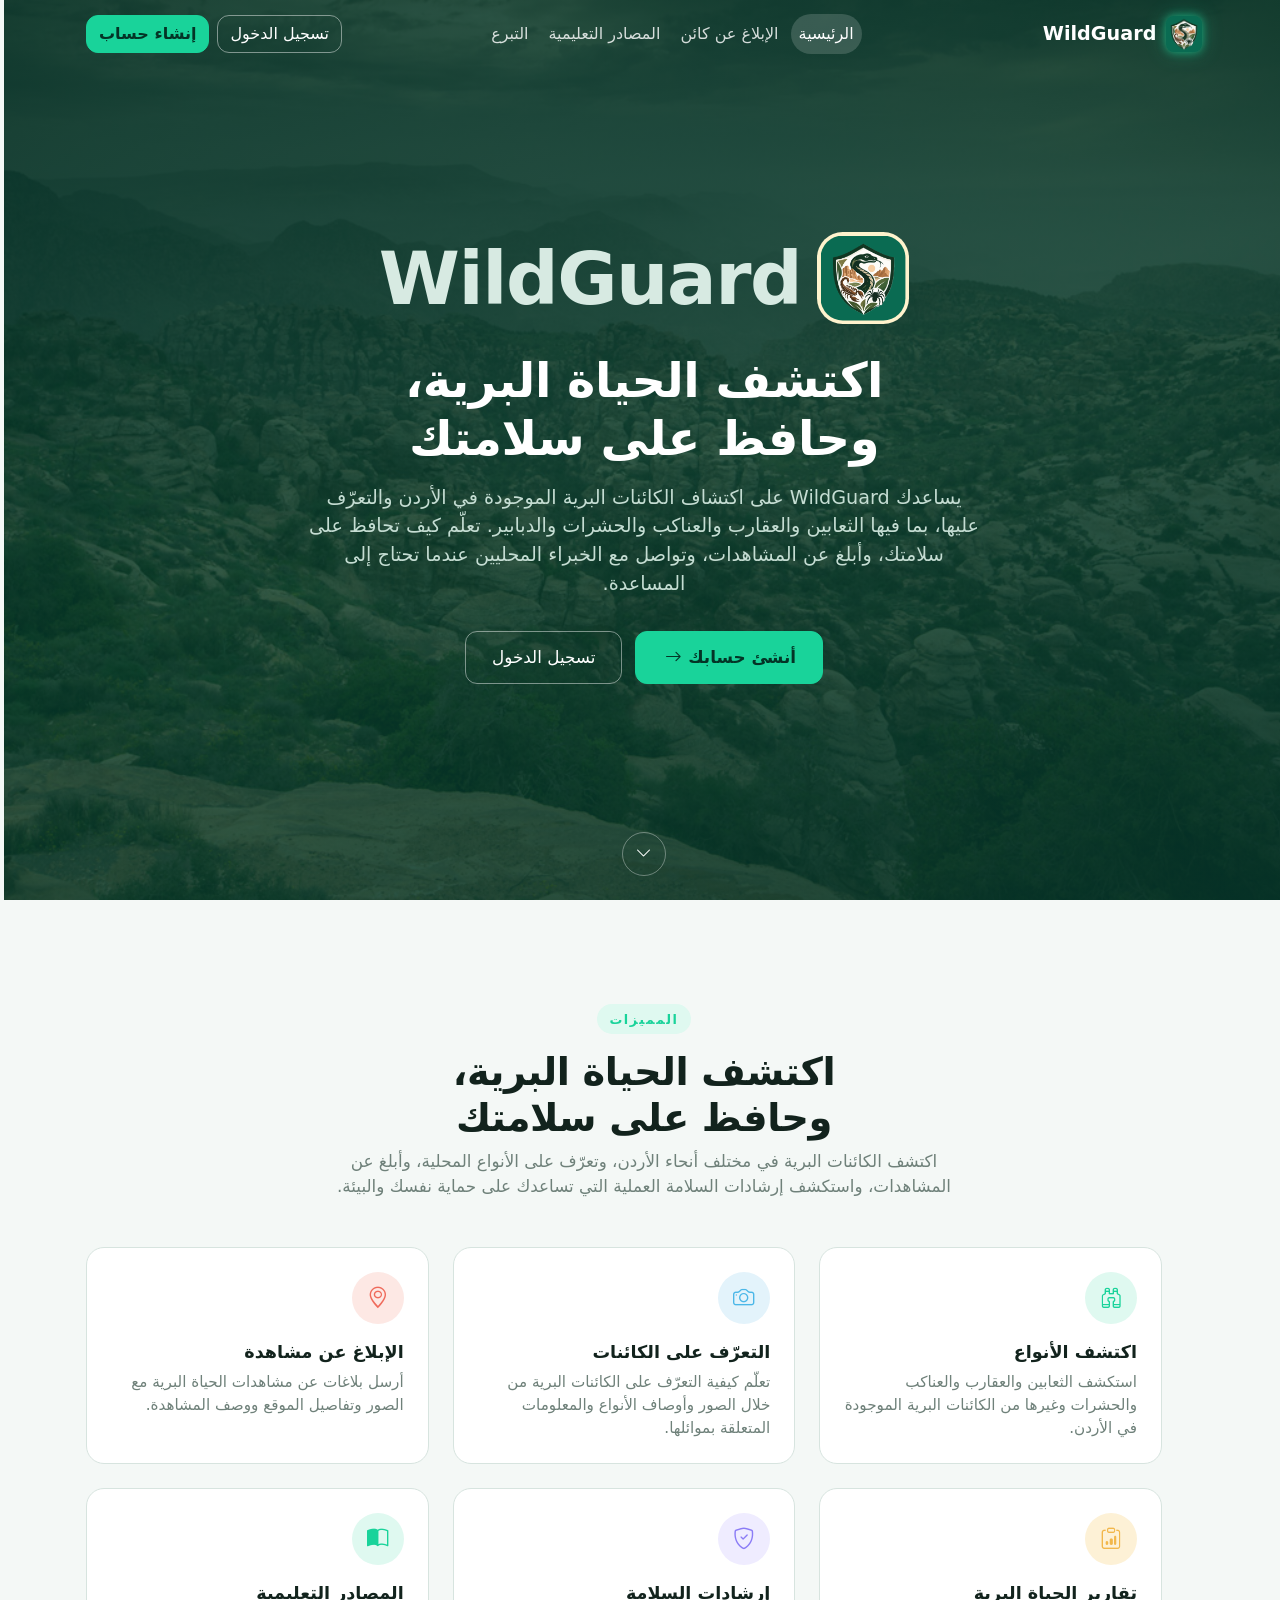
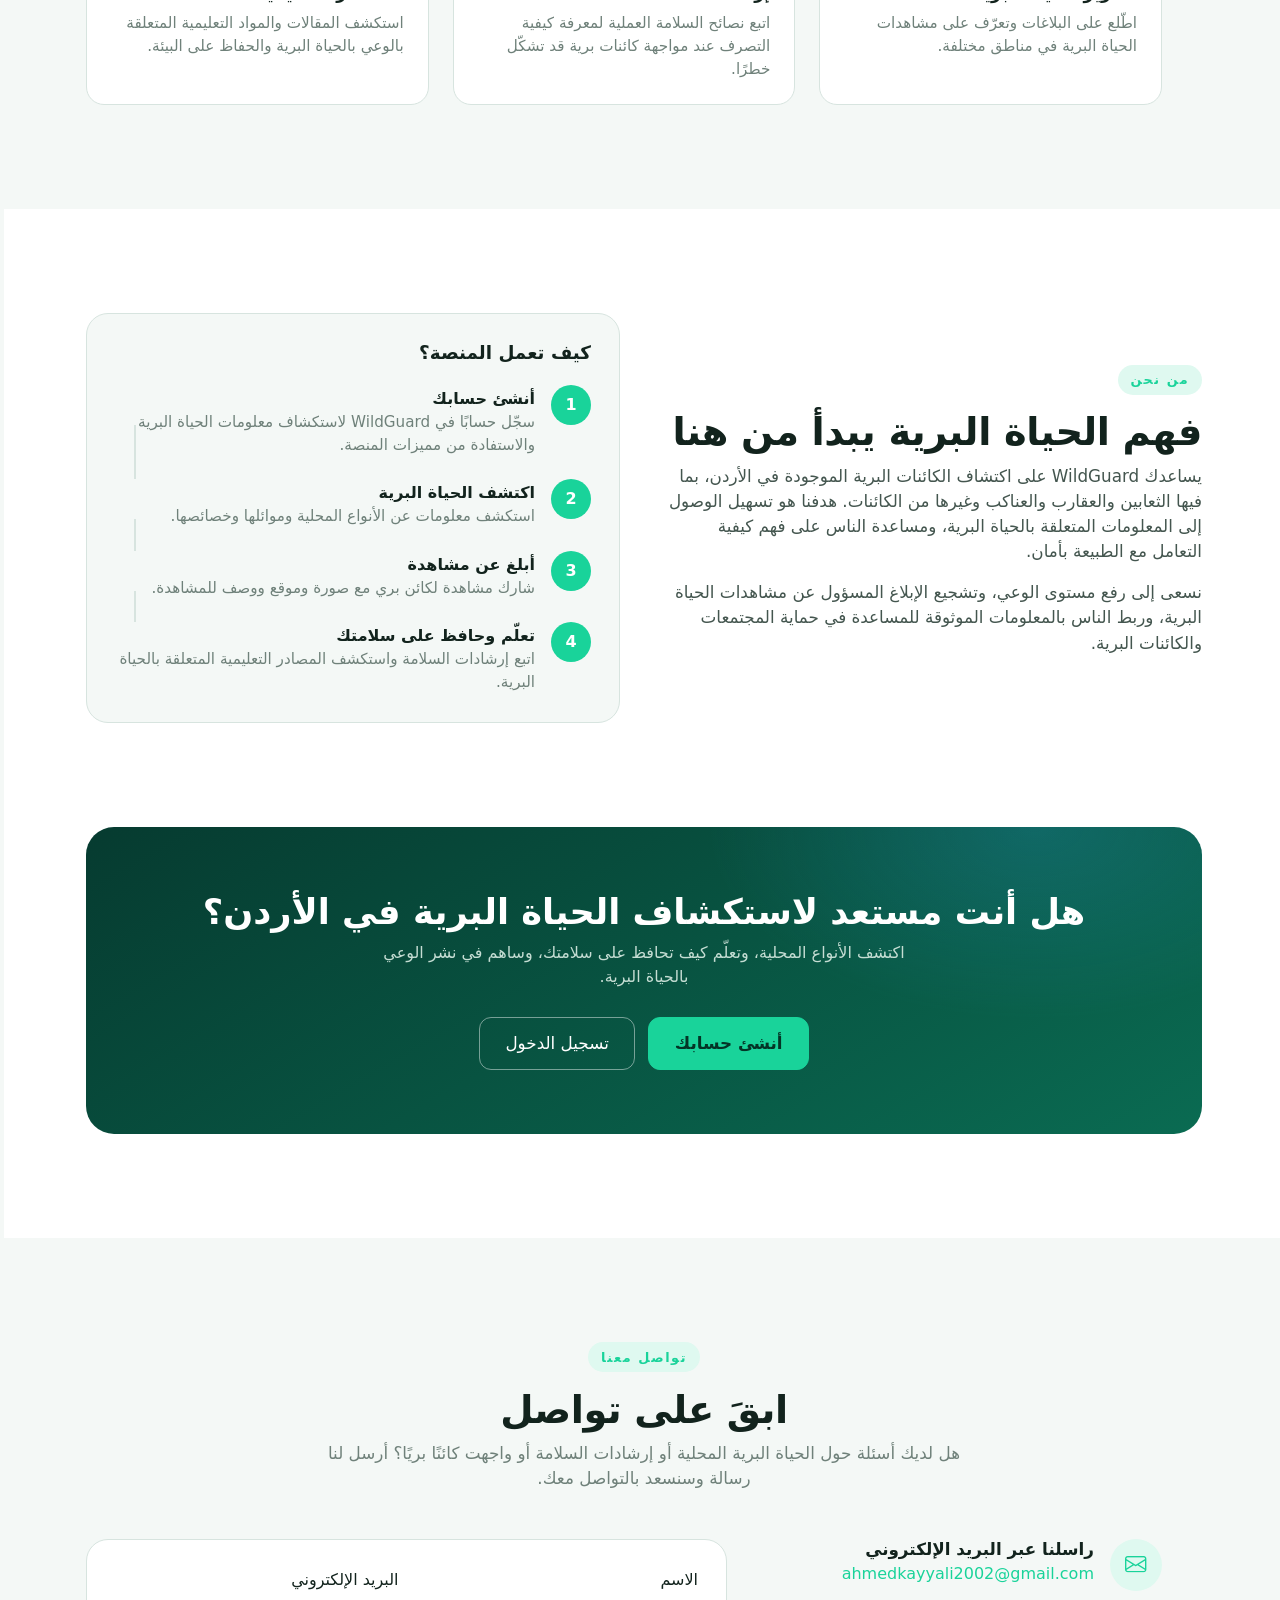
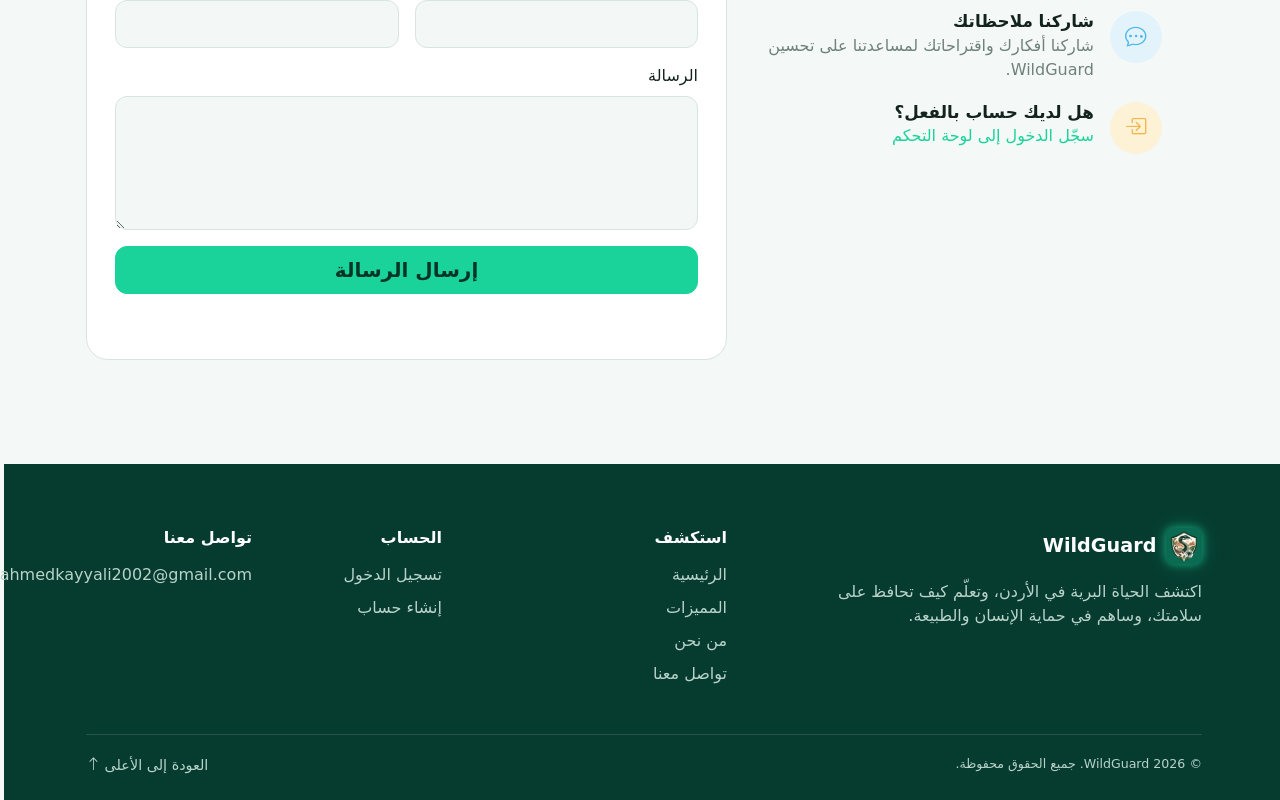
<file: index.html>
<!DOCTYPE html>
<html lang="en">
<head>
    <meta charset="UTF-8">
    <meta name="viewport" content="width=device-width, initial-scale=1.0">
    <title>Document</title>
    <script>
        location.replace("landingpage.html");
    </script>
</head>
<body>
    <p><a href="landingpage.html"></a></p>
</body>
</html>
</file>
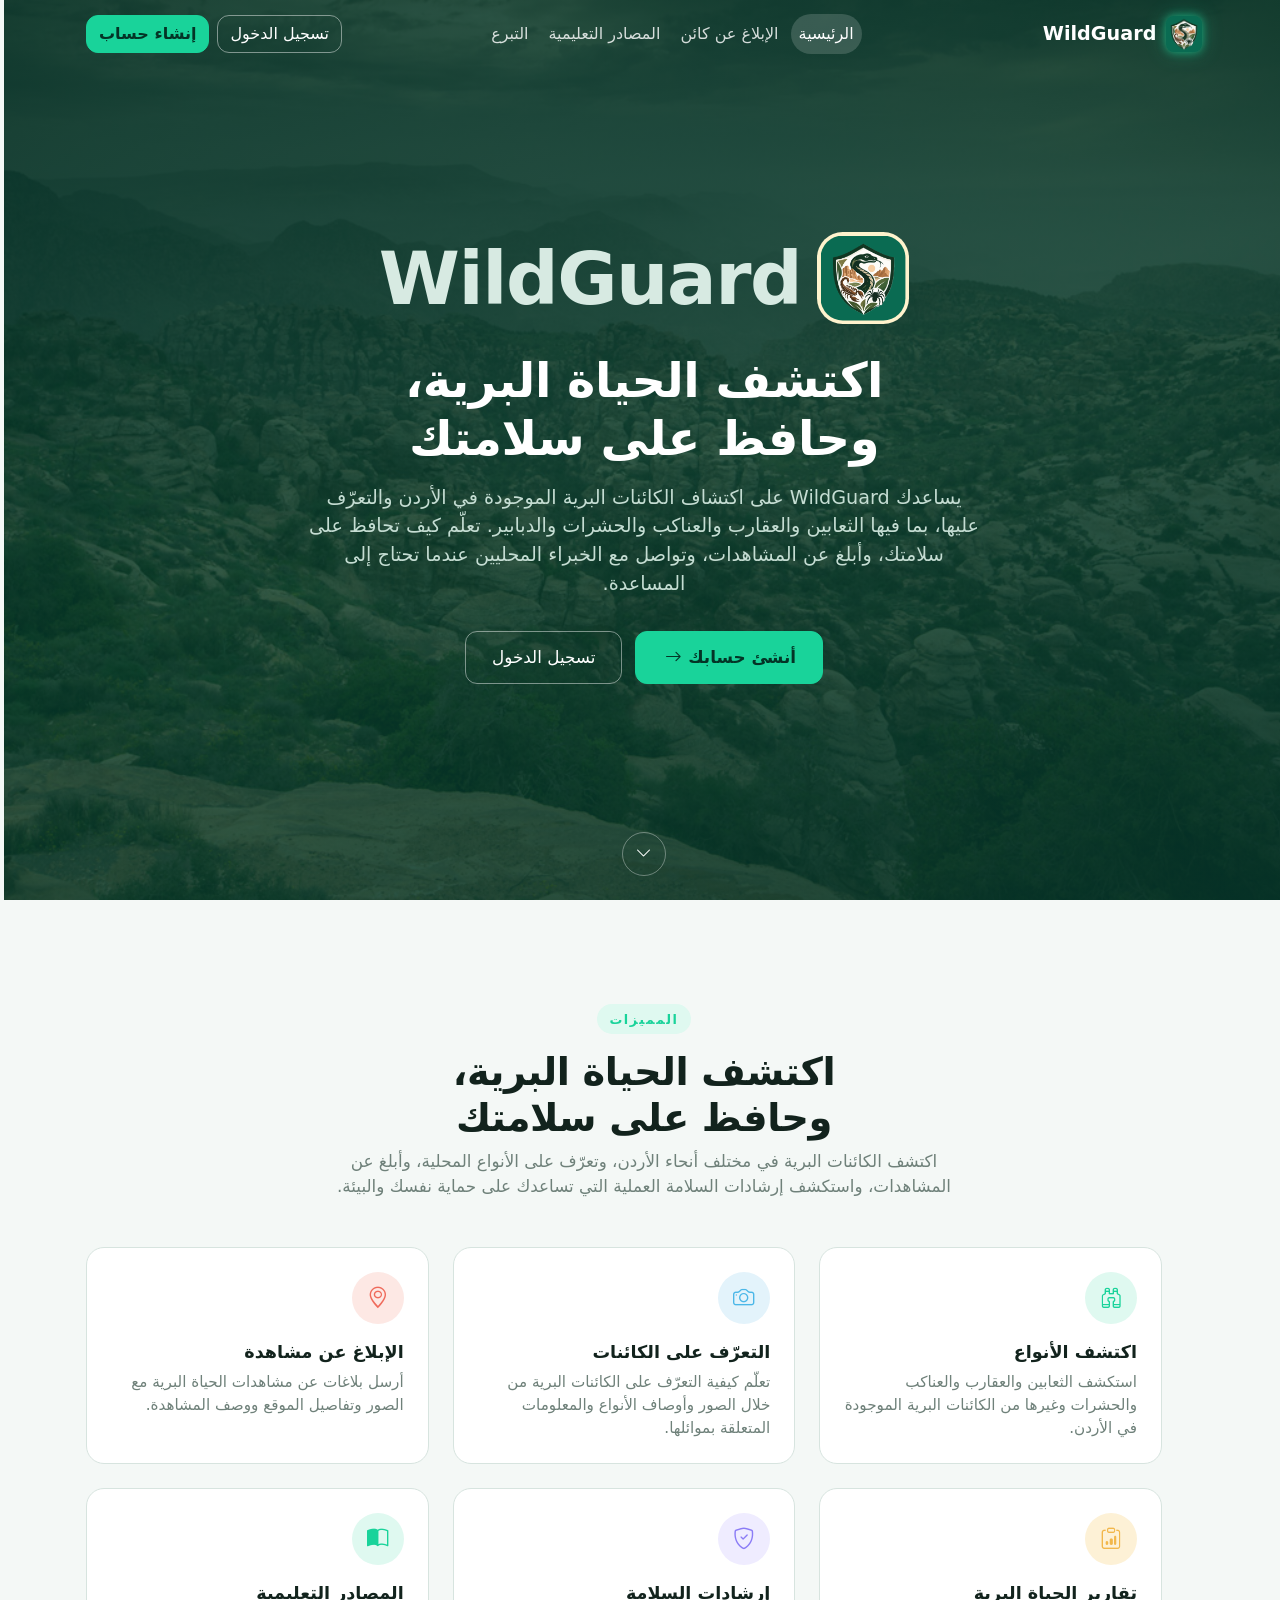
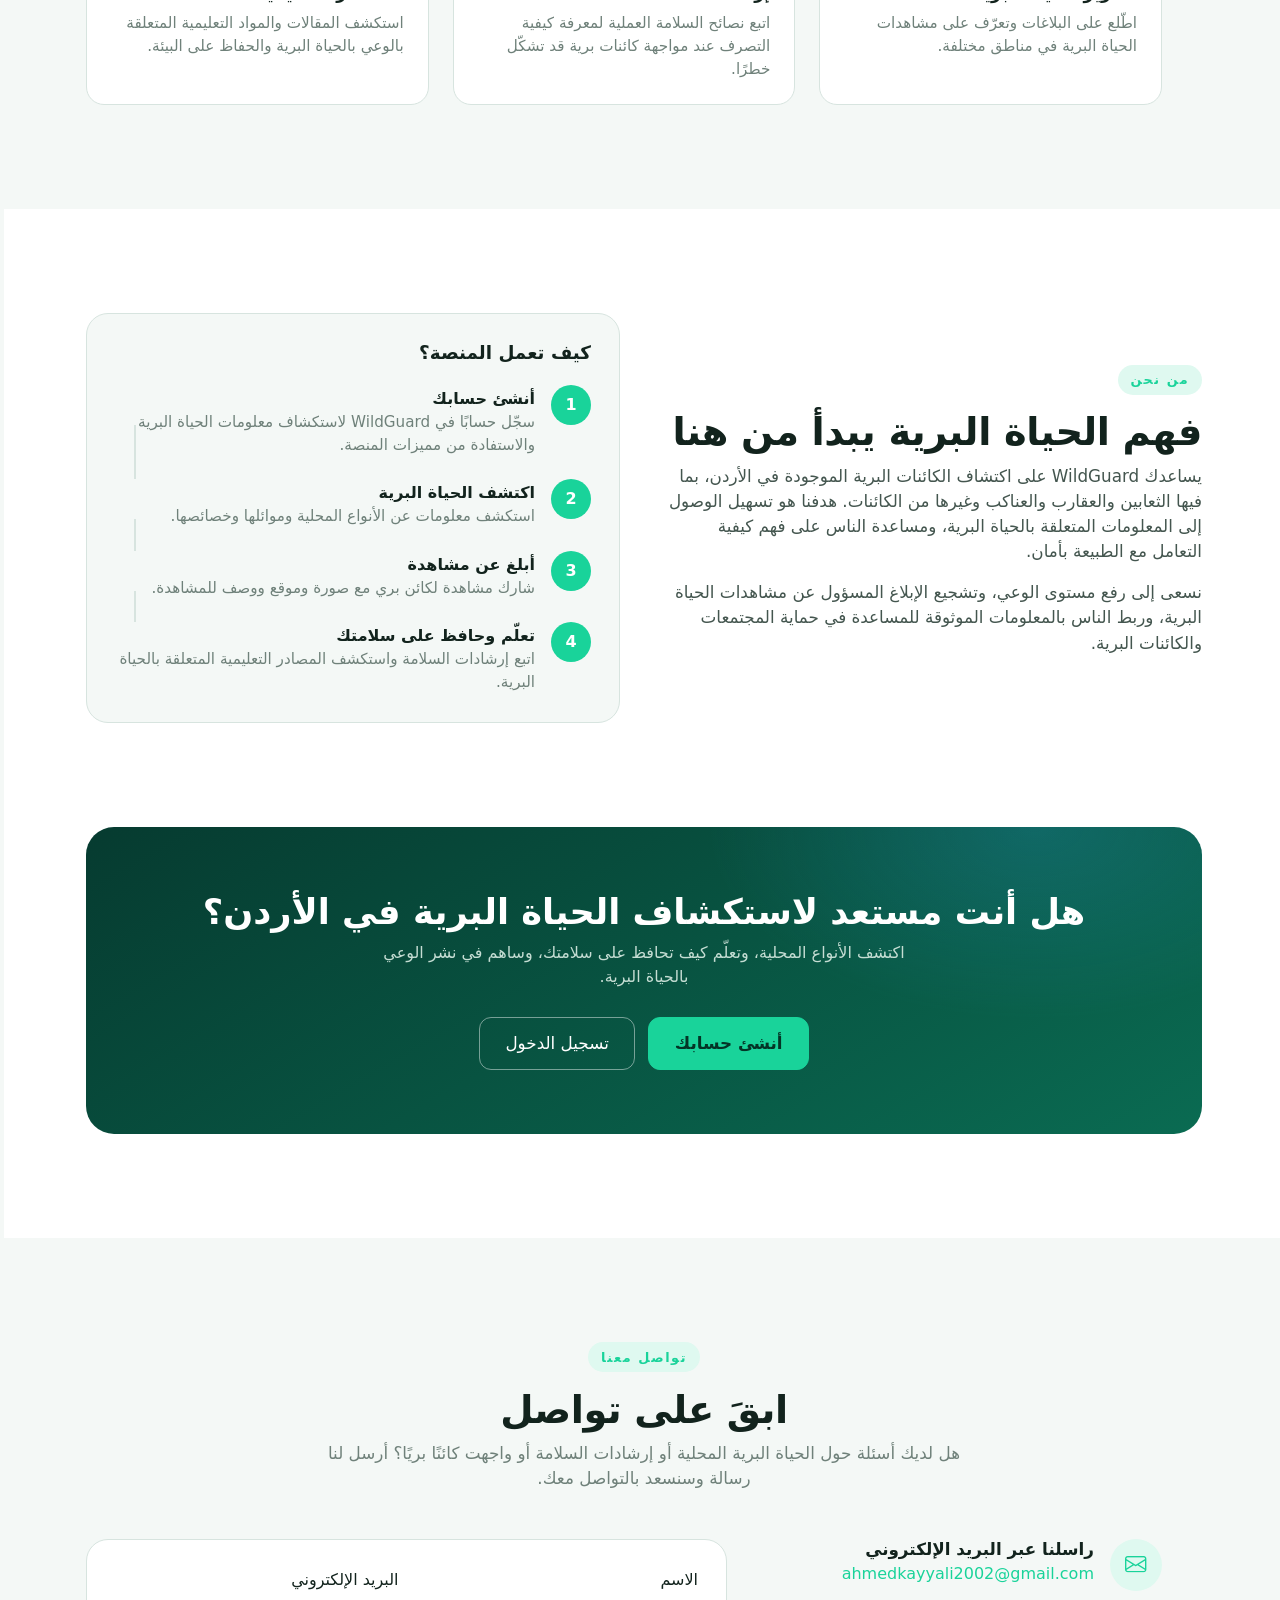
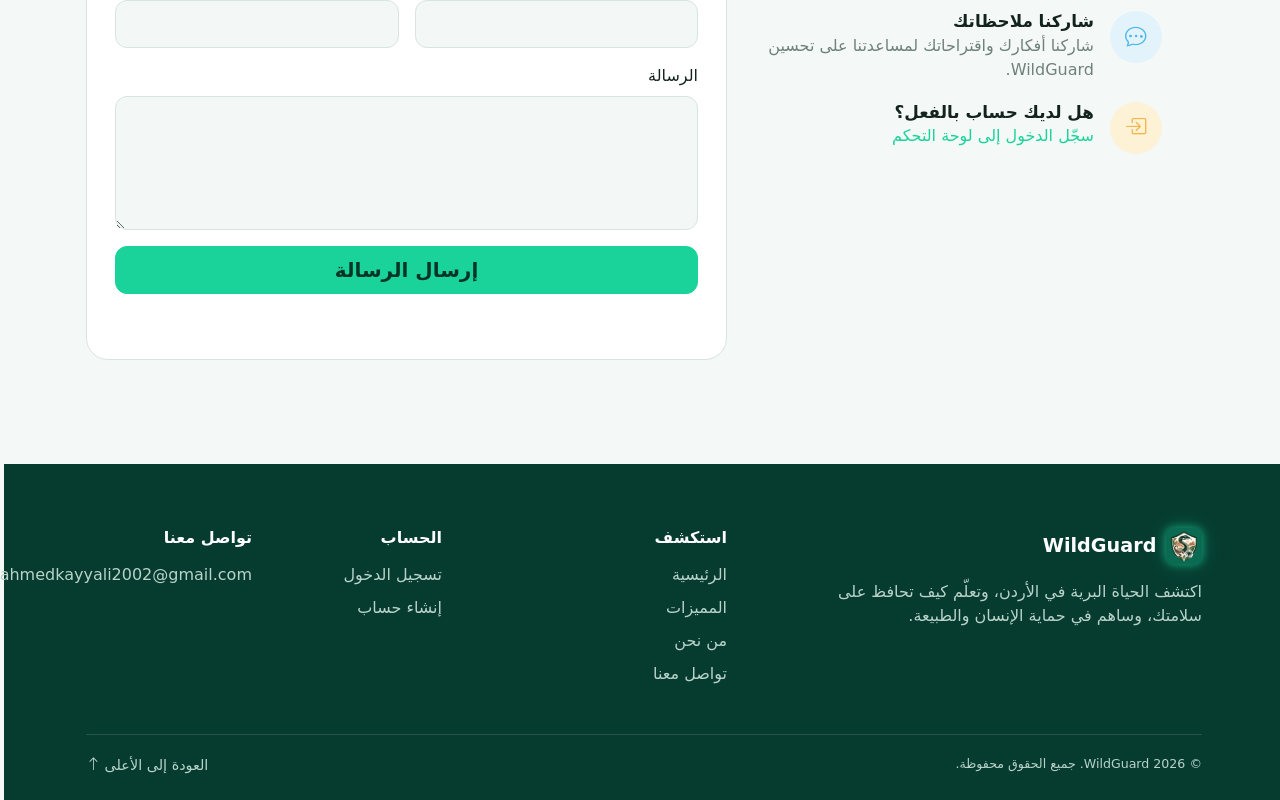
<file: landingpage.html>
<!doctype html>
<html lang="ar" dir="rtl">

<head>
  <meta charset="UTF-8" />
  <meta name="viewport" content="width=device-width, initial-scale=1" />
  <title>WildGuard - الحياة البرية في الأردن</title>
  <meta name="theme-color" content="#05352a" />

  <!-- إخفاء العناصر المتحركة فقط عند تشغيل JavaScript -->
  <script>
    document.documentElement.classList.add("js");
  </script>

  <link href="https://cdn.jsdelivr.net/npm/bootstrap@5.3.3/dist/css/bootstrap.min.css" rel="stylesheet" />
  <link href="https://cdn.jsdelivr.net/npm/bootstrap-icons@1.11.3/font/bootstrap-icons.css" rel="stylesheet" />
  <link href="https://fonts.googleapis.com/css2?family=Cairo:wght@400;500;600;700;800&display=swap" rel="stylesheet" />

  <!-- ملفات التنسيق الأصلية -->
  <link href="./css/main.css" rel="stylesheet" />
  <link href="./css/landing.css" rel="stylesheet" />

  
</head>

<body>
  <a class="skip-link" href="#main">تجاوز إلى المحتوى الرئيسي</a>

  <!-- HEADER / NAVIGATION -->
  <header class="site-header" id="siteHeader">
    <nav class="navbar navbar-expand-lg navbar-dark" aria-label="التنقل الرئيسي">
      <div class="container">
        <a class="brand mb-0" href="index.html">
          <img class="brand-logo theme-logo" src="images/MyLogo.png"
            data-light-src="../images/Mylogo.png"
            data-dark-src="../images/Mylogo.png" alt="WildGuard" />
          <span>WildGuard</span>
        </a>

        <button class="navbar-toggler" type="button" data-bs-toggle="collapse"
          data-bs-target="#mainNav" aria-controls="mainNav"
          aria-expanded="false" aria-label="فتح أو إغلاق قائمة التنقل">
          <span class="navbar-toggler-icon"></span>
        </button>

        <div class="collapse navbar-collapse" id="mainNav">
          <ul class="navbar-nav mx-lg-auto gap-lg-1">
            <li class="nav-item">
              <a class="nav-link" href="#home">الرئيسية</a>
            </li>

            <!--
            <li class="nav-item">
              <a class="nav-link" href="#features">المميزات</a>
            </li>
            <li class="nav-item">
              <a class="nav-link" href="#about">من نحن</a>
            </li>
            <li class="nav-item">
              <a class="nav-link" href="#contact">تواصل معنا</a>
            </li>
            -->

            <li class="nav-item">
              <a class="nav-link" href="pages/report-creature.html">الإبلاغ عن كائن</a>
            </li>

            <li class="nav-item">
              <a class="nav-link" href="pages/educational-resources.html">المصادر التعليمية</a>
            </li>

            <li class="nav-item">
              <a class="nav-link" href="pages/donation.html"> التبرع</a>
            </li>
          </ul>

          <div class="nav-actions d-flex flex-column flex-lg-row gap-2">
            <a class="btn btn-ghost" href="./pages/index.html">تسجيل الدخول</a>
            <a class="btn btn-green" href="./pages/index.html#register">إنشاء حساب</a>

            <!-- زر الوضع الداكن الأصلي -->
            <!--
            <button style="margin-top: -15px; background-color: #063b30;"
              class="theme-btn" id="themeToggle" type="button"
              aria-label="تغيير المظهر">
              <i class="bi bi-moon-fill" id="themeIcon"></i>
            </button>
            -->
          </div>
        </div>
      </div>
    </nav>
  </header>

  <main id="main">

    <!-- HERO -->
    <section class="hero" id="home" aria-labelledby="hero-title">
      <div class="bubbles" aria-hidden="true"></div>

      <div class="container hero-inner">
        <div class="hero-logo" role="img" aria-label="شعار WildGuard">
          <a class="brand mb-0" href="index.html">
            <img class="mark" src="images/MyLogo.png" alt="WildGuard" />
          </a>
          <span class="word">WildGuard</span>
        </div>

        <h1 id="hero-title">اكتشف الحياة البرية، وحافظ على سلامتك</h1>

        <p class="hero-lead">
          يساعدك WildGuard على اكتشاف الكائنات البرية الموجودة في الأردن والتعرّف عليها،
          بما فيها الثعابين والعقارب والعناكب والحشرات والدبابير.
          تعلّم كيف تحافظ على سلامتك، وأبلغ عن المشاهدات،
          وتواصل مع الخبراء المحليين عندما تحتاج إلى المساعدة.
        </p>

        <div class="hero-cta">
          <a class="btn btn-green btn-lg" href="./pages/index.html#register">
            أنشئ حسابك
            <i class="bi bi-arrow-right ms-1" aria-hidden="true"></i>
          </a>

          <a class="btn btn-ghost btn-lg" href="./pages/index.html">تسجيل الدخول</a>
        </div>

        <!--
        <p class="hero-note">
          منصة مصممة للمدربين والمحاضرين الجامعيين والمدربين المتخصصين.
        </p>
        -->
      </div>

      <a class="scroll-hint" href="#features" aria-label="انتقل إلى المميزات">
        <i class="bi bi-chevron-down" aria-hidden="true"></i>
      </a>
    </section>

    <!-- FEATURES -->
    <section class="section section-soft" id="features" aria-labelledby="features-title">
      <div class="container">
        <header class="section-head reveal">
          <p class="eyebrow">المميزات</p>
          <h2 id="features-title">اكتشف الحياة البرية، وحافظ على سلامتك</h2>
          <p>
            اكتشف الكائنات البرية في مختلف أنحاء الأردن، وتعرّف على الأنواع المحلية،
            وأبلغ عن المشاهدات، واستكشف إرشادات السلامة العملية
            التي تساعدك على حماية نفسك والبيئة.
          </p>
        </header>

        <ul class="row g-3 g-lg-4 list-unstyled mb-0">
          <li class="col-md-6 col-lg-4 reveal">
            <article class="feature-card">
              <span class="feature-icon ic-green">
                <i class="bi bi-binoculars" aria-hidden="true"></i>
              </span>
              <h3>اكتشف الأنواع</h3>
              <p>
                استكشف الثعابين والعقارب والعناكب والحشرات وغيرها
                من الكائنات البرية الموجودة في الأردن.
              </p>
            </article>
          </li>

          <li class="col-md-6 col-lg-4 reveal">
            <article class="feature-card">
              <span class="feature-icon ic-blue">
                <i class="bi bi-camera" aria-hidden="true"></i>
              </span>
              <h3>التعرّف على الكائنات</h3>
              <p>
                تعلّم كيفية التعرّف على الكائنات البرية من خلال الصور
                وأوصاف الأنواع والمعلومات المتعلقة بموائلها.
              </p>
            </article>
          </li>

          <li class="col-md-6 col-lg-4 reveal">
            <article class="feature-card">
              <span class="feature-icon ic-red">
                <i class="bi bi-geo-alt" aria-hidden="true"></i>
              </span>
              <h3>الإبلاغ عن مشاهدة</h3>
              <p>
                أرسل بلاغات عن مشاهدات الحياة البرية مع الصور
                وتفاصيل الموقع ووصف المشاهدة.
              </p>
            </article>
          </li>

          <li class="col-md-6 col-lg-4 reveal">
            <article class="feature-card">
              <span class="feature-icon ic-amber">
                <i class="bi bi-clipboard-data" aria-hidden="true"></i>
              </span>
              <h3>تقارير الحياة البرية</h3>
              <p>
                اطّلع على البلاغات وتعرّف على مشاهدات الحياة البرية
                في مناطق مختلفة.
              </p>
            </article>
          </li>

          <li class="col-md-6 col-lg-4 reveal">
            <article class="feature-card">
              <span class="feature-icon ic-purple">
                <i class="bi bi-shield-check" aria-hidden="true"></i>
              </span>
              <h3>إرشادات السلامة</h3>
              <p>
                اتبع نصائح السلامة العملية لمعرفة كيفية التصرف
                عند مواجهة كائنات برية قد تشكّل خطرًا.
              </p>
            </article>
          </li>

          <li class="col-md-6 col-lg-4 reveal">
            <article class="feature-card">
              <span class="feature-icon ic-green">
                <i class="bi bi-book-half" aria-hidden="true"></i>
              </span>
              <h3>المصادر التعليمية</h3>
              <p>
                استكشف المقالات والمواد التعليمية المتعلقة بالوعي
                بالحياة البرية والحفاظ على البيئة.
              </p>
            </article>
          </li>
        </ul>
      </div>
    </section>

    <!-- ABOUT US -->
    <section class="section section-white" id="about" aria-labelledby="about-title">
      <div class="container">
        <div class="row g-4 g-lg-5 align-items-center">
          <div class="col-lg-6 reveal">
            <p class="eyebrow">من نحن</p>

            <h2 id="about-title">
              فهم الحياة البرية يبدأ من هنا
            </h2>

            <p class="about-text">
              يساعدك WildGuard على اكتشاف الكائنات البرية الموجودة في الأردن،
              بما فيها الثعابين والعقارب والعناكب وغيرها من الكائنات.
              هدفنا هو تسهيل الوصول إلى المعلومات المتعلقة بالحياة البرية،
              ومساعدة الناس على فهم كيفية التعامل مع الطبيعة بأمان.
            </p>

            <p class="about-text">
              نسعى إلى رفع مستوى الوعي، وتشجيع الإبلاغ المسؤول عن مشاهدات الحياة البرية،
              وربط الناس بالمعلومات الموثوقة للمساعدة في حماية المجتمعات والكائنات البرية.
            </p>
          </div>

          <div class="col-lg-6 reveal">
            <div class="steps-card">
              <h3 class="steps-title">كيف تعمل المنصة؟</h3>

              <ol class="steps">
                <li>
                  <span class="step-body">
                    <strong>أنشئ حسابك</strong>
                    <span>
                      سجّل حسابًا في WildGuard لاستكشاف معلومات الحياة البرية
                      والاستفادة من مميزات المنصة.
                    </span>
                  </span>
                </li>

                <li>
                  <span class="step-body">
                    <strong>اكتشف الحياة البرية</strong>
                    <span>
                      استكشف معلومات عن الأنواع المحلية وموائلها وخصائصها.
                    </span>
                  </span>
                </li>

                <li>
                  <span class="step-body">
                    <strong>أبلغ عن مشاهدة</strong>
                    <span>
                      شارك مشاهدة لكائن بري مع صورة وموقع ووصف للمشاهدة.
                    </span>
                  </span>
                </li>

                <li>
                  <span class="step-body">
                    <strong>تعلّم وحافظ على سلامتك</strong>
                    <span>
                      اتبع إرشادات السلامة واستكشف المصادر التعليمية
                      المتعلقة بالحياة البرية.
                    </span>
                  </span>
                </li>
              </ol>
            </div>
          </div>
        </div>
      </div>
    </section>

    <!-- CALL TO ACTION -->
    <section class="cta-band" aria-labelledby="cta-title">
      <div class="container">
        <div class="cta-card reveal">
          <h2 id="cta-title">هل أنت مستعد لاستكشاف الحياة البرية في الأردن؟</h2>

          <p>
            اكتشف الأنواع المحلية، وتعلّم كيف تحافظ على سلامتك،
            وساهم في نشر الوعي بالحياة البرية.
          </p>

          <div class="hero-cta">
            <a class="btn btn-green btn-lg" href="./pages/index.html#register">
              أنشئ حسابك
            </a>
            <a class="btn btn-ghost btn-lg" href="./pages/index.html">
              تسجيل الدخول
            </a>
          </div>
        </div>
      </div>
    </section>

    <!-- CONTACT -->
    <section class="section section-soft" id="contact" aria-labelledby="contact-title">
      <div class="container">
        <header class="section-head reveal">
          <p class="eyebrow">تواصل معنا</p>
          <h2 id="contact-title">ابقَ على تواصل</h2>
          <p>
            هل لديك أسئلة حول الحياة البرية المحلية أو إرشادات السلامة
            أو واجهت كائنًا بريًا؟ أرسل لنا رسالة وسنسعد بالتواصل معك.
          </p>
        </header>

        <div class="row g-4 justify-content-center">
          <div class="col-lg-5 reveal">
            <ul class="contact-list list-unstyled mb-0">
              <li>
                <span class="feature-icon ic-green">
                  <i class="bi bi-envelope" aria-hidden="true"></i>
                </span>
                <div>
                  <h3>راسلنا عبر البريد الإلكتروني</h3>
                  <a href="mailto:ahmedkayyali2002@gmail.com?subject=Contact%20WildGuard">
                    ahmedkayyali2002@gmail.com
                  </a>
                </div>
              </li>

              <li>
                <span class="feature-icon ic-blue">
                  <i class="bi bi-chat-dots" aria-hidden="true"></i>
                </span>
                <div>
                  <h3>شاركنا ملاحظاتك</h3>
                  <p>
                    شاركنا أفكارك واقتراحاتك لمساعدتنا على تحسين WildGuard.
                  </p>
                </div>
              </li>

              <li>
                <span class="feature-icon ic-amber">
                  <i class="bi bi-box-arrow-in-right" aria-hidden="true"></i>
                </span>
                <div>
                  <h3>هل لديك حساب بالفعل؟</h3>
                  <a href="./pages/index.html">سجّل الدخول إلى لوحة التحكم</a>
                </div>
              </li>
            </ul>
          </div>

          <div class="col-lg-7 reveal">
            <form id="contactForm" class="contact-form needs-validation" novalidate>
              <div class="row g-3">
                <div class="col-md-6">
                  <label class="form-label" for="c-name">الاسم</label>
                  <input id="c-name" name="name" type="text"
                    class="form-control" autocomplete="name" required />
                  <div class="invalid-feedback">يرجى إدخال اسمك.</div>
                </div>

                <div class="col-md-6">
                  <label class="form-label" for="c-email">البريد الإلكتروني</label>
                  <input id="c-email" name="email" type="email"
                    class="form-control" placeholder="" autocomplete="email"
                    required />
                  <div class="invalid-feedback">
                    يرجى إدخال بريد إلكتروني صحيح.
                  </div>
                </div>

                <div class="col-12">
                  <label class="form-label" for="c-message">الرسالة</label>
                  <textarea id="c-message" name="message"
                    class="form-control" rows="5" minlength="10"
                    required></textarea>
                  <div class="invalid-feedback">
                    يرجى كتابة رسالة لا تقل عن 10 أحرف.
                  </div>
                </div>

                <div class="col-12">
                  <button class="btn btn-green btn-lg w-100" type="submit">
                    إرسال الرسالة
                  </button>
                  <p id="formStatus" class="form-status" role="status"
                    aria-live="polite"></p>
                </div>
              </div>
            </form>
          </div>
        </div>
      </div>
    </section>
  </main>

  <!-- FOOTER -->
  <footer class="site-footer">
    <div class="container">
      <div class="row g-4">
        <div class="col-lg-5">
          <a class="brand footer-brand" href="#home">
            <img class="brand-logo theme-logo" src="images/MyLogo.png"
              data-light-src="../images/Mylogo.png"
              data-dark-src="../images/Mylogo.png" alt="WildGuard" />
            WildGuard
          </a>

          <p class="footer-blurb">
            اكتشف الحياة البرية في الأردن، وتعلّم كيف تحافظ على سلامتك،
            وساهم في حماية الإنسان والطبيعة.
          </p>
        </div>

        <nav class="col-6 col-lg-2 offset-lg-1" aria-labelledby="footer-explore">
          <h2 class="footer-title" id="footer-explore">استكشف</h2>
          <ul class="footer-links list-unstyled">
            <li><a href="#home">الرئيسية</a></li>
            <li><a href="#features">المميزات</a></li>
            <li><a href="#about">من نحن</a></li>
            <li><a href="#contact">تواصل معنا</a></li>
          </ul>
        </nav>

        <nav class="col-6 col-lg-2" aria-labelledby="footer-account">
          <h2 class="footer-title" id="footer-account">الحساب</h2>
          <ul class="footer-links list-unstyled">
            <li><a href="./pages/index.html">تسجيل الدخول</a></li>
            <li><a href="./pages/index.html#register">إنشاء حساب</a></li>
          </ul>
        </nav>

        <div class="col-lg-2">
          <h2 class="footer-title">تواصل معنا</h2>
          <address class="footer-links mb-0">
            <a href="mailto:ahmedkayyali2002@gmail.com">
              ahmedkayyali2002@gmail.com
            </a>
          </address>
        </div>
      </div>

      <div class="footer-bottom">
        <small>
          &copy; <span id="year">2026</span>
          WildGuard. جميع الحقوق محفوظة.
        </small>

        <a href="#home" class="back-to-top">
          العودة إلى الأعلى
          <i class="bi bi-arrow-up" aria-hidden="true"></i>
        </a>
      </div>
    </div>
  </footer>

  <script src="https://cdn.jsdelivr.net/npm/bootstrap@5.3.3/dist/js/bootstrap.bundle.min.js"></script>
  <script src="./js/landingpage.js"></script>
  <!-- <script type="module" src="../js/theme.js"></script> -->
</body>
</html>
</file>
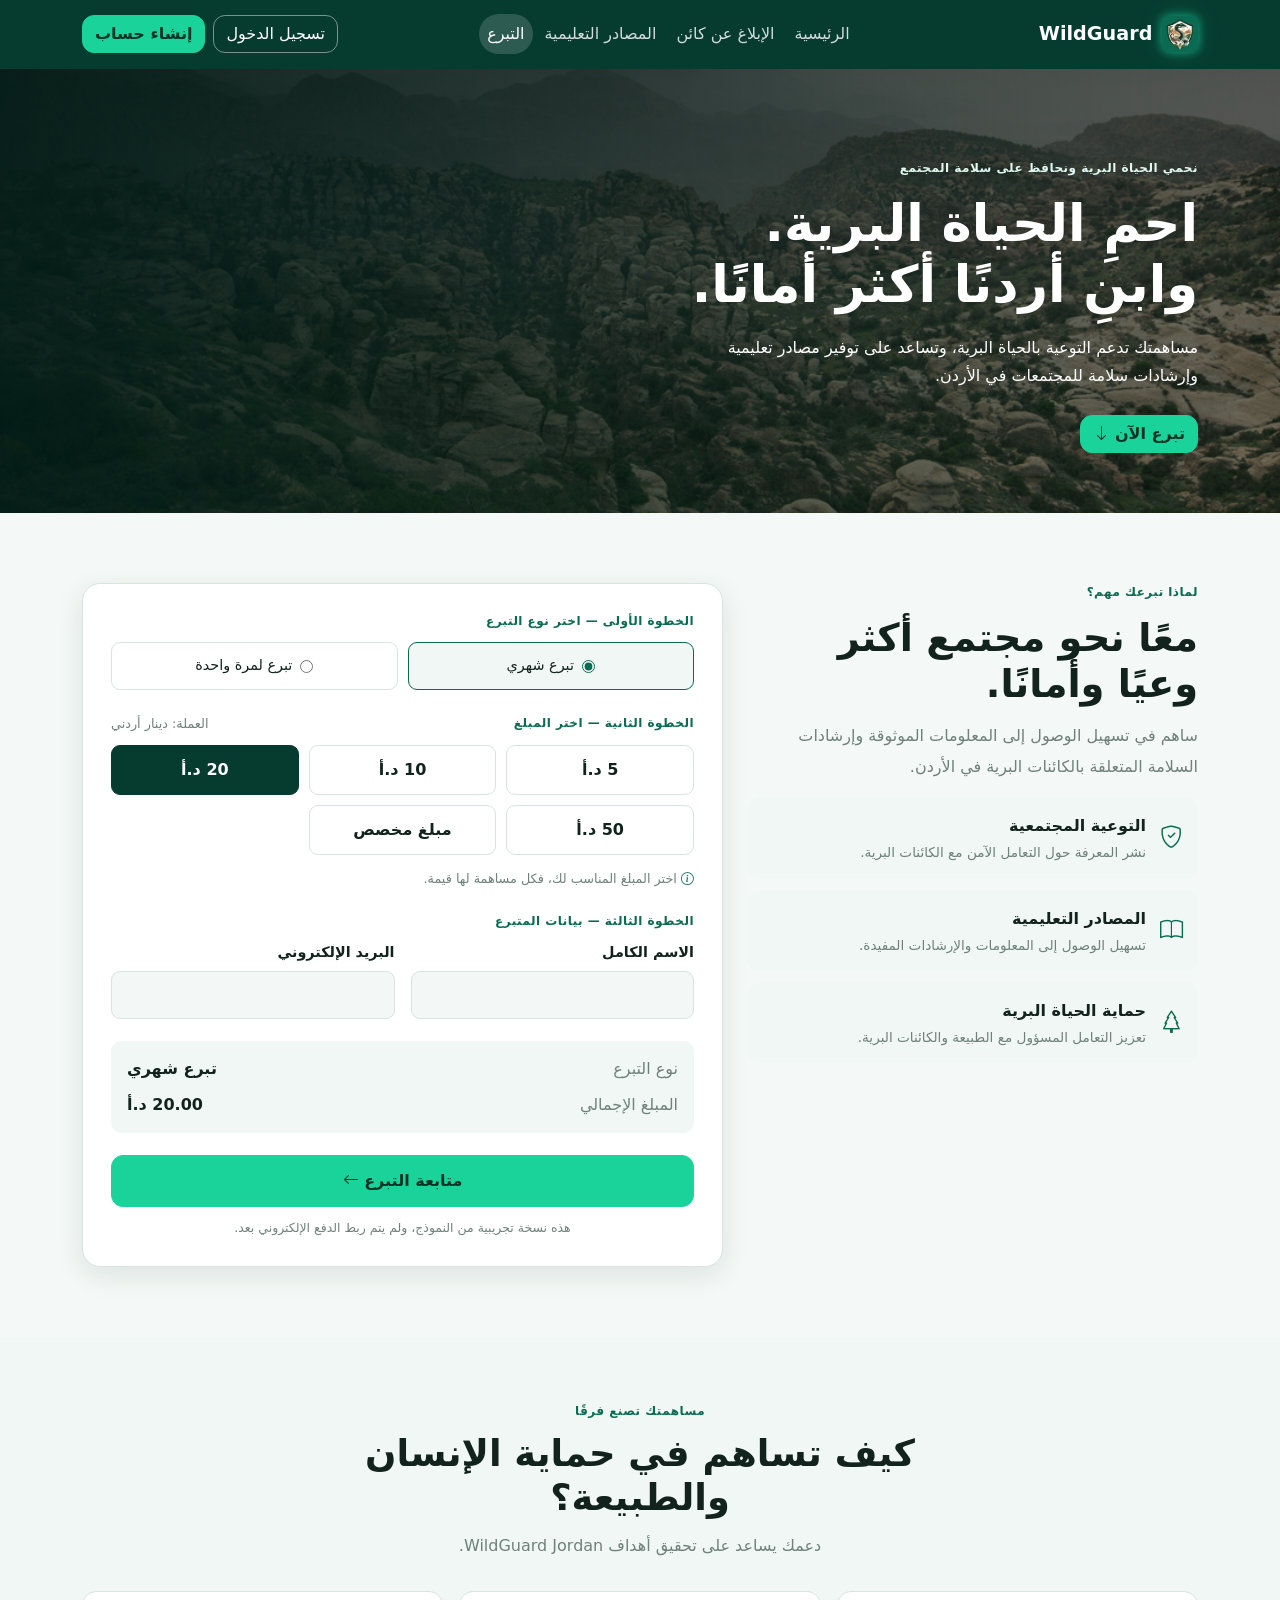
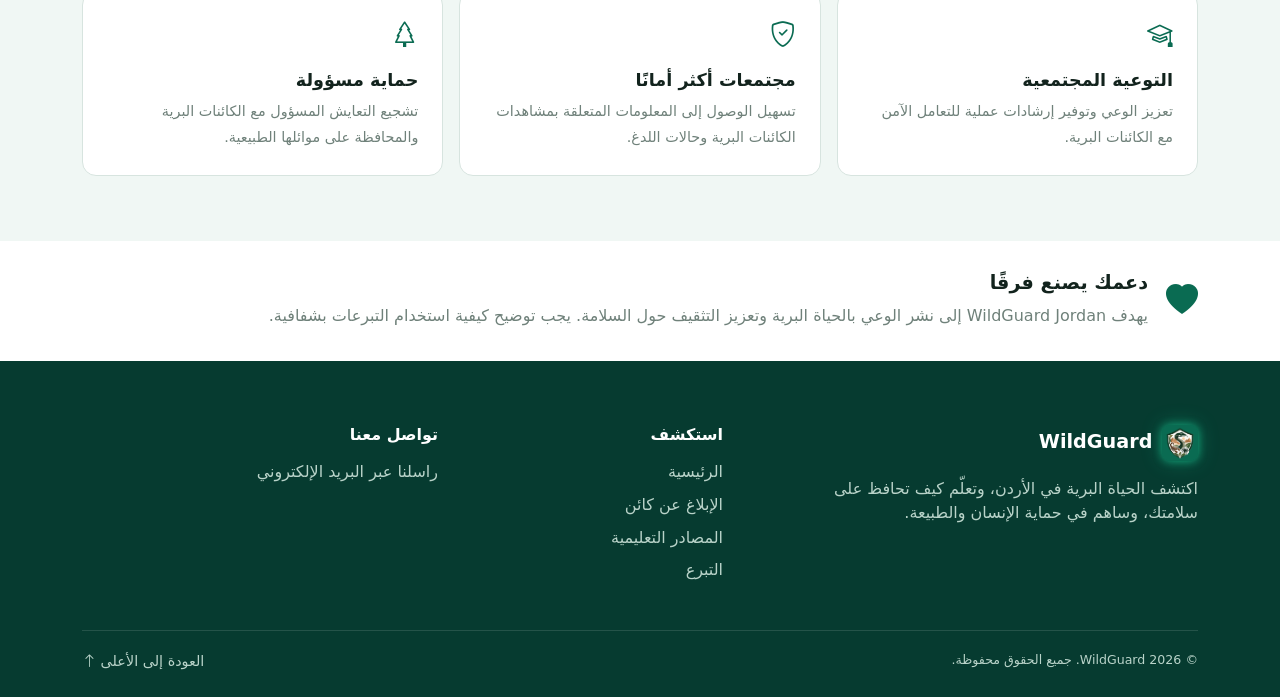
<file: pages/donation.html>
<!DOCTYPE html>
<html lang="ar" dir="rtl">
<head>
  <meta charset="UTF-8">
  <meta name="viewport" content="width=device-width, initial-scale=1">
  <meta name="theme-color" content="#063b30">
  <title>التبرع | WildGuard Jordan</title>

  <link href="https://cdn.jsdelivr.net/npm/bootstrap@5.3.3/dist/css/bootstrap.min.css" rel="stylesheet">
  <link href="https://cdn.jsdelivr.net/npm/bootstrap-icons@1.11.3/font/bootstrap-icons.css" rel="stylesheet">
  <link href="https://fonts.googleapis.com/css2?family=Cairo:wght@400;500;600;700;800&display=swap" rel="stylesheet">

  <link href="../css/main.css" rel="stylesheet">
  <link href="../css/landing.css" rel="stylesheet">
  <link href="../css/donation.css" rel="stylesheet">
</head>
<body>

<!-- HEADER -->
<header class="site-header" id="siteHeader">
  <nav class="navbar navbar-expand-lg navbar-dark">
    <div class="container">
      <a class="brand mb-0" href="../landingpage.html">
        <img class="brand-logo" src="../images/MyLogo.png" alt="شعار WildGuard">
        <span>WildGuard</span>
      </a>

      <button class="navbar-toggler" type="button" data-bs-toggle="collapse"
        data-bs-target="#mainNav" aria-controls="mainNav"
        aria-expanded="false" aria-label="فتح أو إغلاق قائمة التنقل">
        <span class="navbar-toggler-icon"></span>
      </button>

      <div class="collapse navbar-collapse" id="mainNav">
        <ul class="navbar-nav mx-lg-auto gap-lg-1">
          <li class="nav-item">
            <a class="nav-link" href="../landingpage.html">الرئيسية</a>
          </li>
          <li class="nav-item">
            <a class="nav-link" href="report-creature.html">الإبلاغ عن كائن</a>
          </li>
          <li class="nav-item">
            <a class="nav-link" href="educational-resources.html">المصادر التعليمية</a>
          </li>
          <li class="nav-item">
            <a class="nav-link active" href="donation.html"> التبرع</a>
          </li>
        </ul>

        <div class="nav-actions d-flex flex-column flex-lg-row gap-2">
          <a class="btn btn-ghost" href="index.html">تسجيل الدخول</a>
          <a class="btn btn-green" href="index.html#register">إنشاء حساب</a>
        </div>
      </div>
    </div>
  </nav>
</header>

<main>

  <!-- HERO -->
  <section class="donation-hero">
    <div class="container">
      <div class="donation-hero-content">
        <span class="donation-tag">نحمي الحياة البرية ونحافظ على سلامة المجتمع</span>

        <h1>احمِ الحياة البرية.<br>وابنِ أردنًا أكثر أمانًا.</h1>

        <p>
          مساهمتك تدعم التوعية بالحياة البرية، وتساعد على توفير
          مصادر تعليمية وإرشادات سلامة للمجتمعات في الأردن.
        </p>

        <a href="#donation-form" class="btn btn-green">
          تبرع الآن <i class="bi bi-arrow-down"></i>
        </a>
      </div>
    </div>
  </section>

  <!-- DONATION FORM -->
  <section class="donation-section">
    <div class="container">
      <div class="row g-4 align-items-start">

        <div class="col-lg-5">
          <span class="donation-eyebrow">لماذا تبرعك مهم؟</span>

          <h2>معًا نحو مجتمع أكثر وعيًا وأمانًا.</h2>

          <p class="donation-description">
            ساهم في تسهيل الوصول إلى المعلومات الموثوقة
            وإرشادات السلامة المتعلقة بالكائنات البرية في الأردن.
          </p>

          <div class="impact-stat">
            <i class="bi bi-shield-check"></i>
            <div>
              <strong>التوعية المجتمعية</strong>
              <span>نشر المعرفة حول التعامل الآمن مع الكائنات البرية.</span>
            </div>
          </div>

          <div class="impact-stat">
            <i class="bi bi-book"></i>
            <div>
              <strong>المصادر التعليمية</strong>
              <span>تسهيل الوصول إلى المعلومات والإرشادات المفيدة.</span>
            </div>
          </div>

          <div class="impact-stat">
            <i class="bi bi-tree"></i>
            <div>
              <strong>حماية الحياة البرية</strong>
              <span>تعزيز التعامل المسؤول مع الطبيعة والكائنات البرية.</span>
            </div>
          </div>
        </div>

        <div class="col-lg-7">
          <form class="donation-card" id="donation-form">

            <span class="donation-step">الخطوة الأولى — اختر نوع التبرع</span>

            <div class="frequency-options">
              <label class="frequency-option selected">
                <input type="radio" name="frequency" value="monthly" checked>
                <span>تبرع شهري</span>
              </label>

              <label class="frequency-option">
                <input type="radio" name="frequency" value="once">
                <span>تبرع لمرة واحدة</span>
              </label>
            </div>

            <div class="form-heading">
              <span class="donation-step">الخطوة الثانية — اختر المبلغ</span>
              <span class="currency-label">العملة: دينار أردني</span>
            </div>

            <div class="amount-options">
              <button type="button" class="amount-btn" data-amount="5">5 د.أ</button>
              <button type="button" class="amount-btn" data-amount="10">10 د.أ</button>
              <button type="button" class="amount-btn active" data-amount="20">20 د.أ</button>
              <button type="button" class="amount-btn" data-amount="50">50 د.أ</button>
              <button type="button" class="amount-btn" data-amount="custom">مبلغ مخصص</button>
            </div>

            <label class="custom-amount" id="customAmountWrap" hidden>
              أدخل مبلغ التبرع (دينار أردني)
              <input type="number" id="customAmount" min="1" step="0.01"
                placeholder="مثال: 15" dir="ltr">
            </label>

            <div class="donation-note">
              <i class="bi bi-info-circle"></i>
              اختر المبلغ المناسب لك، فكل مساهمة لها قيمة.
            </div>

            <span class="donation-step donor-step">
              الخطوة الثالثة — بيانات المتبرع
            </span>

            <div class="row g-3">
              <div class="col-md-6">
                <label for="donorName">الاسم الكامل</label>
                <input class="form-control" type="text" id="donorName"
                  name="full_name" autocomplete="name" required>
              </div>

              <div class="col-md-6">
                <label for="donorEmail">البريد الإلكتروني</label>
                <input class="form-control" type="email" id="donorEmail"
                  name="email" autocomplete="email" required dir="ltr">
              </div>
            </div>

            <div class="donation-summary">
              <div>
                <span>نوع التبرع</span>
                <strong id="summaryFrequency">تبرع شهري</strong>
              </div>

              <div>
                <span>المبلغ الإجمالي</span>
                <strong id="summaryAmount">20.00 د.أ</strong>
              </div>
            </div>

            <button type="submit" class="btn btn-green donation-submit">
              متابعة التبرع <i class="bi bi-arrow-left"></i>
            </button>

            <p class="donation-disclaimer" id="donationStatus" role="status">
              هذه نسخة تجريبية من النموذج، ولم يتم ربط الدفع الإلكتروني بعد.
            </p>

          </form>
        </div>
      </div>
    </div>
  </section>

  <!-- IMPACT -->
  <section class="donation-impact">
    <div class="container">
      <div class="donation-section-heading">
        <span class="donation-eyebrow">مساهمتك تصنع فرقًا</span>

        <h2>كيف تساهم في حماية الإنسان والطبيعة؟</h2>

        <p>دعمك يساعد على تحقيق أهداف WildGuard Jordan.</p>
      </div>

      <div class="row g-3">
        <div class="col-md-4">
          <article class="impact-card">
            <i class="bi bi-mortarboard"></i>
            <h3>التوعية المجتمعية</h3>
            <p>
              تعزيز الوعي وتوفير إرشادات عملية للتعامل الآمن
              مع الكائنات البرية.
            </p>
          </article>
        </div>

        <div class="col-md-4">
          <article class="impact-card">
            <i class="bi bi-shield-check"></i>
            <h3>مجتمعات أكثر أمانًا</h3>
            <p>
              تسهيل الوصول إلى المعلومات المتعلقة بمشاهدات
              الكائنات البرية وحالات اللدغ.
            </p>
          </article>
        </div>

        <div class="col-md-4">
          <article class="impact-card">
            <i class="bi bi-tree"></i>
            <h3>حماية مسؤولة</h3>
            <p>
              تشجيع التعايش المسؤول مع الكائنات البرية
              والمحافظة على موائلها الطبيعية.
            </p>
          </article>
        </div>
      </div>
    </div>
  </section>

  <!-- TRANSPARENCY -->
  <section class="donation-transparency">
    <div class="container">
      <i class="bi bi-heart-fill"></i>

      <div>
        <h2>دعمك يصنع فرقًا</h2>
        <p>
          يهدف WildGuard Jordan إلى نشر الوعي بالحياة البرية وتعزيز
          التثقيف حول السلامة. يجب توضيح كيفية استخدام التبرعات بشفافية.
        </p>
      </div>
    </div>
  </section>

</main>

<!-- FOOTER -->
<footer class="site-footer">
  <div class="container">
    <div class="row g-4">

      <div class="col-lg-5">
        <a class="brand footer-brand" href="../landingpage.html">
          <img class="brand-logo" src="../images/MyLogo.png" alt="شعار WildGuard">
          WildGuard
        </a>

        <p class="footer-blurb">
          اكتشف الحياة البرية في الأردن، وتعلّم كيف تحافظ على سلامتك،
          وساهم في حماية الإنسان والطبيعة.
        </p>
      </div>

      <div class="col-6 col-lg-3">
        <h2 class="footer-title">استكشف</h2>
        <ul class="footer-links list-unstyled">
          <li><a href="../landingpage.html">الرئيسية</a></li>
          <li><a href="report-creature.html">الإبلاغ عن كائن</a></li>
          <li><a href="educational-resources.html">المصادر التعليمية</a></li>
          <li><a href="donation.html">التبرع</a></li>
        </ul>
      </div>

      <div class="col-6 col-lg-4">
        <h2 class="footer-title">تواصل معنا</h2>
        <ul class="footer-links list-unstyled">
          <li>
            <a href="mailto:ahmedkayyali2002@gmail.com">
              راسلنا عبر البريد الإلكتروني
            </a>
          </li>
        </ul>
      </div>

    </div>

    <div class="footer-bottom">
      <small>&copy; <span id="year">2026</span> WildGuard. جميع الحقوق محفوظة.</small>
      <a href="#" class="back-to-top">
        العودة إلى الأعلى <i class="bi bi-arrow-up"></i>
      </a>
    </div>
  </div>
</footer>

<script src="https://cdn.jsdelivr.net/npm/bootstrap@5.3.3/dist/js/bootstrap.bundle.min.js"></script>

<script>
  const form = document.getElementById("donation-form");
  const amountButtons = document.querySelectorAll(".amount-btn");
  const customWrap = document.getElementById("customAmountWrap");
  const customInput = document.getElementById("customAmount");
  const summaryAmount = document.getElementById("summaryAmount");
  const summaryFrequency = document.getElementById("summaryFrequency");
  const statusMessage = document.getElementById("donationStatus");

  let selectedAmount = 20;

  function updateSummary() {
    const frequency = document.querySelector(
      'input[name="frequency"]:checked'
    ).value;

    const amount = selectedAmount === "custom"
      ? Number(customInput.value)
      : selectedAmount;

    summaryFrequency.textContent = frequency === "monthly"
      ? "تبرع شهري"
      : "تبرع لمرة واحدة";

    summaryAmount.textContent =
      Number.isFinite(amount) && amount > 0
        ? amount.toFixed(2) + " د.أ"
        : "أدخل المبلغ";
  }

  amountButtons.forEach(button => {
    button.addEventListener("click", () => {
      amountButtons.forEach(item => item.classList.remove("active"));
      button.classList.add("active");

      selectedAmount = button.dataset.amount === "custom"
        ? "custom"
        : Number(button.dataset.amount);

      customWrap.hidden = selectedAmount !== "custom";
      customInput.required = selectedAmount === "custom";

      updateSummary();
    });
  });

  document.querySelectorAll('input[name="frequency"]').forEach(input => {
    input.addEventListener("change", () => {
      document.querySelectorAll(".frequency-option").forEach(label => {
        label.classList.toggle(
          "selected",
          label.querySelector("input").checked
        );
      });

      updateSummary();
    });
  });

  customInput.addEventListener("input", updateSummary);

  form.addEventListener("submit", event => {
    event.preventDefault();

    const amount = selectedAmount === "custom"
      ? Number(customInput.value)
      : selectedAmount;

    if (!Number.isFinite(amount) || amount <= 0) {
      statusMessage.textContent = "يرجى إدخال مبلغ صحيح للتبرع.";
      customInput.focus();
      return;
    }

    if (!form.checkValidity()) {
      form.reportValidity();
      return;
    }

    statusMessage.textContent =
      "النموذج صحيح، لكن الدفع الإلكتروني لم يتم ربطه بعد.";
  });

  document.getElementById("year").textContent = new Date().getFullYear();
</script>

</body>
</html>
</file>
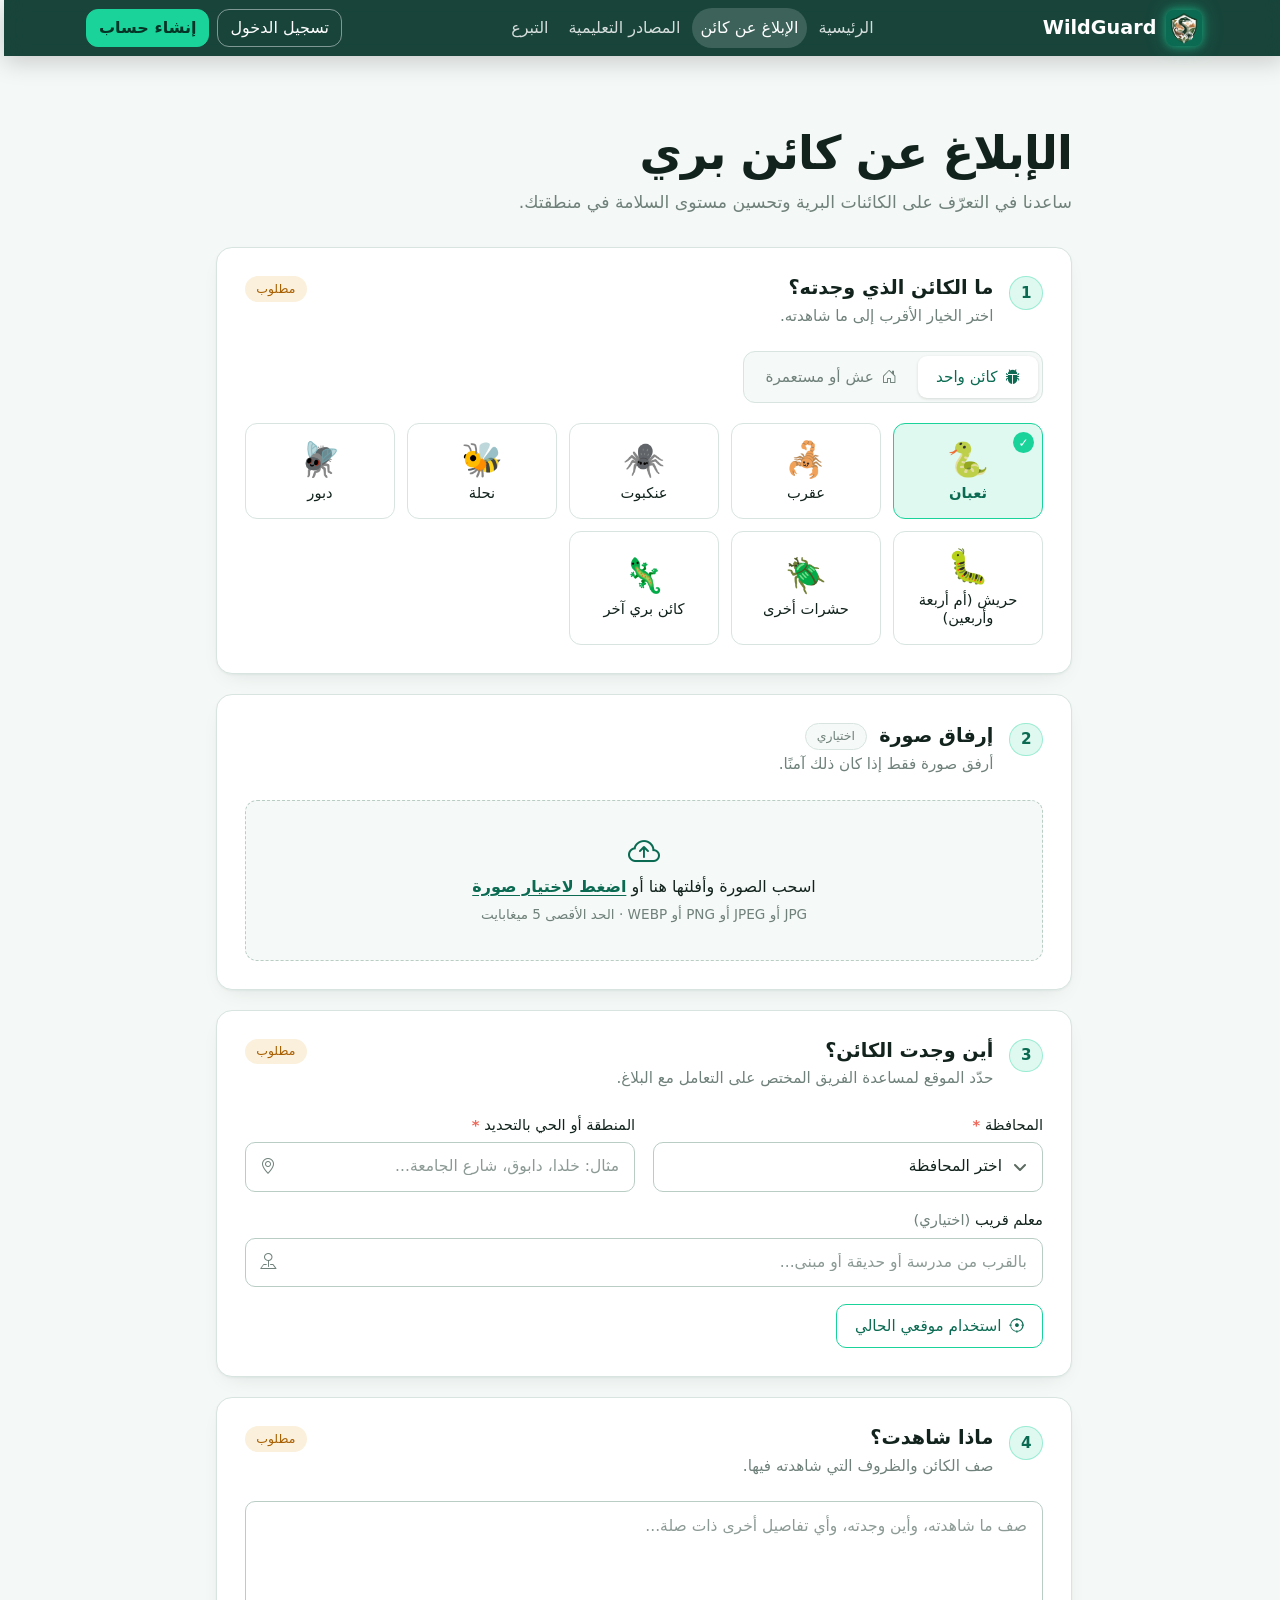
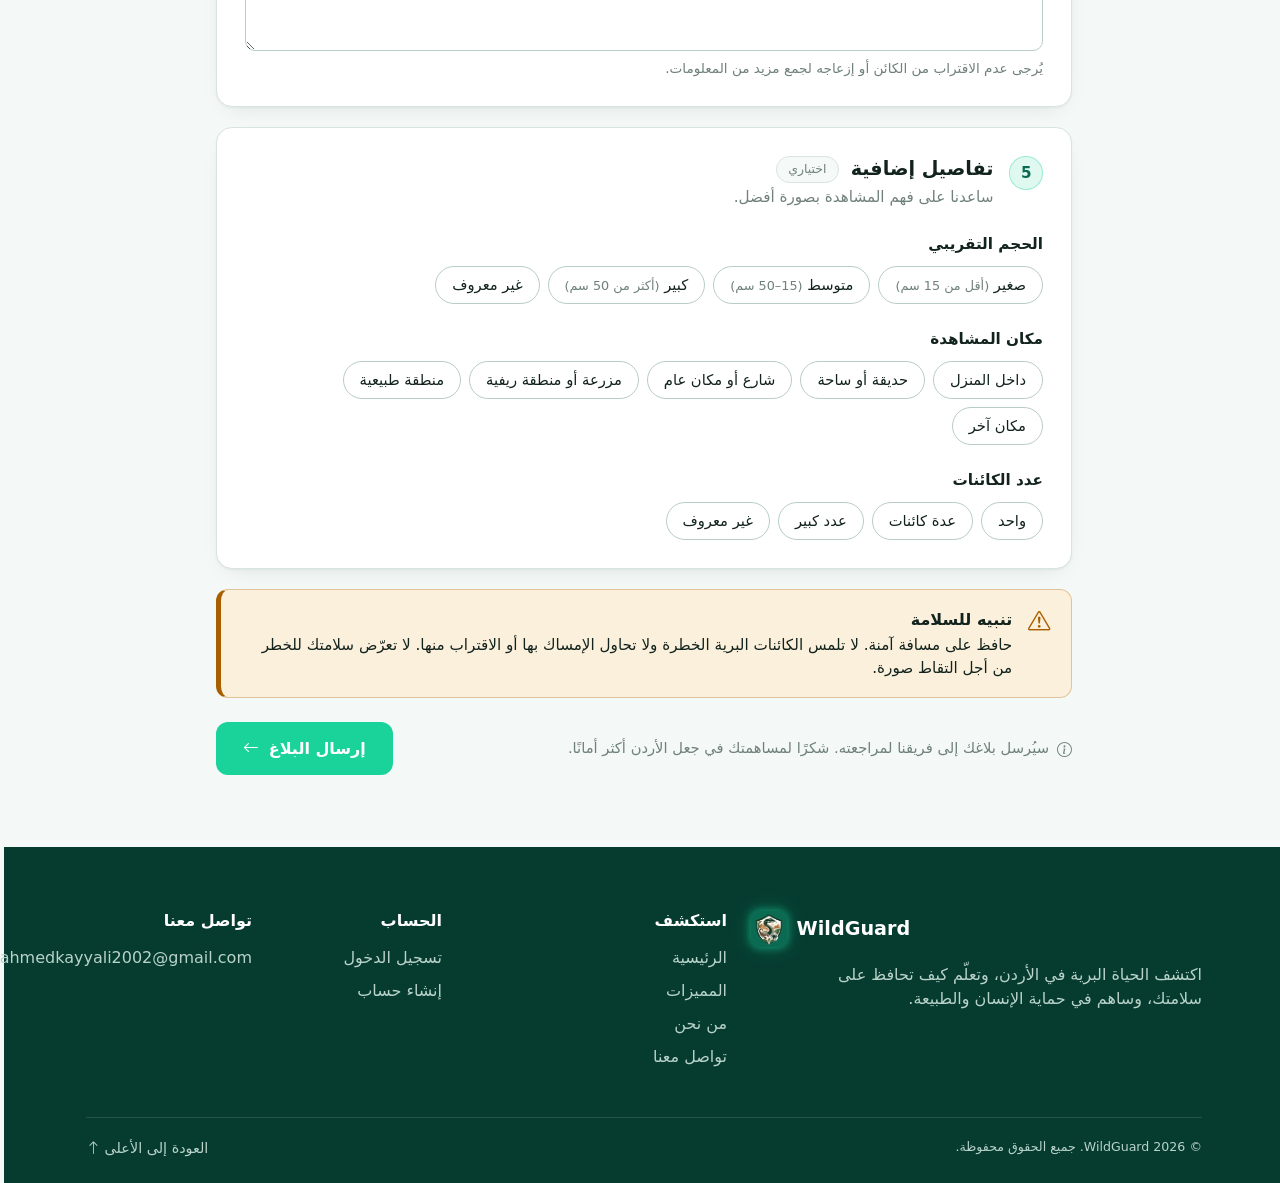
<file: pages/report-creature.html>
<!doctype html>
<html lang="ar" dir="rtl">

<head>
  <meta charset="UTF-8" />
  <meta name="viewport" content="width=device-width, initial-scale=1" />
  <title>الإبلاغ عن كائن بري | WildGuard الأردن</title>

  <link href="https://cdn.jsdelivr.net/npm/bootstrap@5.3.3/dist/css/bootstrap.min.css" rel="stylesheet" />
  <link href="https://cdn.jsdelivr.net/npm/bootstrap-icons@1.11.3/font/bootstrap-icons.css" rel="stylesheet" />
  <link href="https://fonts.googleapis.com/css2?family=Cairo:wght@400;500;600;700;800&display=swap" rel="stylesheet" />
  <link href="../css/main.css" rel="stylesheet" />
  <link href="../css/landing.css" rel="stylesheet" />
  <link href="../css/report-creature.css" rel="stylesheet" />

  <style>
    body {
      direction: rtl;
      text-align: right;
      font-family: "Cairo", sans-serif;
    }

    .navbar-nav,
    .footer-links,
    .location-grid,
    .details-grid,
    .creature-grid,
    .report-type-tabs {
      padding-right: 0;
    }

    .page-heading,
    .section-heading,
    .field,
    .choice-group,
    .safety-notice,
    .form-footer,
    .footer-brand,
    .footer-blurb {
      text-align: right;
    }

    .heading-inline {
      text-align: right;
    }

    .input-icon input,
    .input-icon textarea,
    .field input,
    .field textarea,
    .field select {
      text-align: right;
      font-family: "Cairo", sans-serif;
    }

    .input-icon input,
    .input-icon textarea {
      direction: rtl;
    }

    .report-type-tabs,
    .creature-grid,
    .pills {
      direction: rtl;
    }

    .upload-area {
      direction: rtl;
      text-align: center;
    }

    .footer-bottom {
      direction: rtl;
    }

    .brand {
      direction: ltr;
    }

    .location-button,
    .submit-button {
      font-family: "Cairo", sans-serif;
    }

    @media (max-width: 991.98px) {
      .navbar-collapse {
        text-align: right;
      }
    }
  </style>
</head>

<body class="report-page">
  <header class="site-header" id="siteHeader">
    <nav class="navbar navbar-expand-lg navbar-dark" aria-label="التنقل الرئيسي">
      <div class="container">
        <a class="brand mb-0" href="../landingpage.html#home">
          <span>WildGuard</span>
          <img class="brand-logo theme-logo" src="../images/MyLogo.png" data-light-src="../images/MyLogo.png"
            data-dark-src="../images/MyLogo.png" alt="WildGuard" />
        </a>

        <button class="navbar-toggler" type="button" data-bs-toggle="collapse" data-bs-target="#mainNav"
          aria-controls="mainNav" aria-expanded="false" aria-label="فتح أو إغلاق قائمة التنقل">
          <span class="navbar-toggler-icon"></span>
        </button>

        <div class="collapse navbar-collapse" id="mainNav">
          <ul class="navbar-nav mx-lg-auto gap-lg-1">
            <li class="nav-item">
              <a class="nav-link" href="../landingpage.html#home">الرئيسية</a>
            </li>
            <li class="nav-item">
              <a class="nav-link active" href="./report-creature.html" aria-current="page">
                الإبلاغ عن كائن 
              </a>
            </li>
            <li class="nav-item">
              <a class="nav-link " href="./educational-resources.html" aria-current="page">
                المصادر التعليمية
              </a>
            </li>
            <li class="nav-item">
              <a class="nav-link " href="./donation.html" aria-current="page">
                 التبرع
              </a>
            </li>

          </ul>

          <div class="nav-actions d-flex flex-column flex-lg-row gap-2">
            <a class="btn btn-ghost" href="./index.html">تسجيل الدخول</a>
            <a class="btn btn-green" href="./index.html#register">إنشاء حساب</a>
          </div>
        </div>
      </div>
    </nav>
  </header>

  <main class="report-page-main" id="main">
    <div class="container report-container">

      <div class="page-heading">
        <div>
          <h1>الإبلاغ عن كائن بري</h1>
          <p class="page-subtitle">
            ساعدنا في التعرّف على الكائنات البرية وتحسين مستوى السلامة في منطقتك.
          </p>
        </div>
      </div>

      <form class="report-form">

        <!-- القسم الأول: نوع الكائن -->
        <section class="form-section">
          <div class="section-heading">
            <span class="step-number">1</span>
            <div>
              <h2>ما الكائن الذي وجدته؟</h2>
              <p>اختر الخيار الأقرب إلى ما شاهدته.</p>
            </div>
            <span class="field-tag required-tag">مطلوب</span>
          </div>

          <div class="report-type-tabs">
            <label class="type-tab selected">
              <input type="radio" name="report-type" value="individual" checked />
              <i class="bi bi-bug-fill"></i>
              كائن واحد
            </label>

            <label class="type-tab">
              <input type="radio" name="report-type" value="nest" />
              <i class="bi bi-house-door"></i>
              عش أو مستعمرة
            </label>
          </div>

          <div class="creature-grid">
            <label class="creature-card chosen">
              <input type="radio" name="creature" value="snake" checked />
              <span class="creature-emoji">🐍</span>
              <span class="creature-name">ثعبان</span>
              <i class="bi bi-check-circle-fill choice-check"></i>
            </label>

            <label class="creature-card">
              <input type="radio" name="creature" value="scorpion" />
              <span class="creature-emoji">🦂</span>
              <span class="creature-name">عقرب</span>
            </label>

            <label class="creature-card">
              <input type="radio" name="creature" value="spider" />
              <span class="creature-emoji">🕷️</span>
              <span class="creature-name">عنكبوت</span>
            </label>

            <label class="creature-card">
              <input type="radio" name="creature" value="bee" />
              <span class="creature-emoji">🐝</span>
              <span class="creature-name">نحلة</span>
            </label>

            <label class="creature-card">
              <input type="radio" name="creature" value="wasp" />
              <span class="creature-emoji">🪰</span>
              <span class="creature-name">دبور</span>
            </label>

            <label class="creature-card">
              <input type="radio" name="creature" value="centipede" />
              <span class="creature-emoji">🐛</span>
              <span class="creature-name">حريش (أم أربعة وأربعين)</span>
            </label>

            <label class="creature-card">
              <input type="radio" name="creature" value="other-insects" />
              <span class="creature-emoji">🪲</span>
              <span class="creature-name">حشرات أخرى</span>
            </label>

            <label class="creature-card">
              <input type="radio" name="creature" value="other-wildlife" />
              <span class="creature-emoji">🦎</span>
              <span class="creature-name">كائن بري آخر</span>
            </label>

            <label class="creature-card">
              <input type="radio" name="creature" value="bee-hive" />
              <span class="creature-emoji">🍯</span>
              <span class="creature-name">خلية نحل</span>
            </label>

            <label class="creature-card">
              <input type="radio" name="creature" value="wasp-nest" />
              <span class="creature-emoji">🪹</span>
              <span class="creature-name">عش دبابير</span>
            </label>

            <label class="creature-card">
              <input type="radio" name="creature" value="other-nest" />
              <span class="creature-emoji">🌿</span>
              <span class="creature-name">عش أو مستعمرة أخرى</span>
            </label>
          </div>
        </section>

        <!-- القسم الثاني: الصورة -->
        <section class="form-section">
          <div class="section-heading">
            <span class="step-number">2</span>
            <div class="heading-inline">
              <h2>إرفاق صورة</h2>
              <span class="field-tag optional-tag">اختياري</span>
              <p>أرفق صورة فقط إذا كان ذلك آمنًا.</p>
            </div>
          </div>

          <label class="upload-area">
            <input type="file" accept=".jpg,.jpeg,.png,.webp" />
            <i class="bi bi-cloud-arrow-up upload-icon"></i>
            <strong>اسحب الصورة وأفلتها هنا أو <span>اضغط لاختيار صورة</span></strong>
            <small>JPG أو JPEG أو PNG أو WEBP · الحد الأقصى 5 ميغابايت</small>
          </label>
        </section>

        <!-- القسم الثالث: الموقع -->
        <section class="form-section">
          <div class="section-heading">
            <span class="step-number">3</span>
            <div>
              <h2>أين وجدت الكائن؟</h2>
              <p>حدّد الموقع لمساعدة الفريق المختص على التعامل مع البلاغ.</p>
            </div>
            <span class="field-tag required-tag">مطلوب</span>
          </div>

          <div class="location-grid">
            <label class="field">
              <span>المحافظة <b>*</b></span>
              <select name="governorate" required>
                <option value="">اختر المحافظة</option>
                <option value="Amman">عمّان</option>
                <option value="Irbid">إربد</option>
                <option value="Zarqa">الزرقاء</option>
                <option value="Balqa">البلقاء</option>
                <option value="Madaba">مادبا</option>
                <option value="Karak">الكرك</option>
                <option value="Tafilah">الطفيلة</option>
                <option value="Maan">معان</option>
                <option value="Aqaba">العقبة</option>
                <option value="Mafraq">المفرق</option>
                <option value="Jerash">جرش</option>
                <option value="Ajloun">عجلون</option>
              </select>
            </label>

            <label class="field">
              <span>المنطقة أو الحي بالتحديد <b>*</b></span>
              <div class="input-icon">
                <i class="bi bi-geo-alt"></i>
                <input type="text" name="area" placeholder="مثال: خلدا، دابوق، شارع الجامعة..." required />
              </div>
            </label>

            <label class="field">
              <span>معلم قريب <em>(اختياري)</em></span>
              <div class="input-icon">
                <i class="bi bi-pin-map"></i>
                <input type="text" name="landmark" placeholder="بالقرب من مدرسة أو حديقة أو مبنى..." />
              </div>
            </label>
          </div>

          <button class="location-button" type="button">
            <i class="bi bi-crosshair"></i>
            استخدام موقعي الحالي
          </button>
        </section>

        <!-- القسم الرابع: الوصف -->
        <section class="form-section">
          <div class="section-heading">
            <span class="step-number">4</span>
            <div>
              <h2>ماذا شاهدت؟</h2>
              <p>صف الكائن والظروف التي شاهدته فيها.</p>
            </div>
            <span class="field-tag required-tag">مطلوب</span>
          </div>

          <label class="field">
            <span class="visually-hidden">الوصف</span>
            <textarea name="description" maxlength="500"
              placeholder="صف ما شاهدته، وأين وجدته، وأي تفاصيل أخرى ذات صلة..." required></textarea>
            <small class="textarea-hint">
              يُرجى عدم الاقتراب من الكائن أو إزعاجه لجمع مزيد من المعلومات.
            </small>
          </label>
        </section>

        <!-- القسم الخامس: تفاصيل إضافية -->
        <section class="form-section details-section">
          <div class="section-heading">
            <span class="step-number">5</span>
            <div class="heading-inline">
              <h2>تفاصيل إضافية</h2>
              <span class="field-tag optional-tag">اختياري</span>
              <p>ساعدنا على فهم المشاهدة بصورة أفضل.</p>
            </div>
          </div>

          <div class="details-grid">
            <fieldset class="choice-group">
              <legend>الحجم التقريبي</legend>
              <div class="pills">
                <label><input type="radio" name="size" value="small" /><span>صغير <small>(أقل من 15
                      سم)</small></span></label>
                <label><input type="radio" name="size" value="medium" /><span>متوسط <small>(15–50
                      سم)</small></span></label>
                <label><input type="radio" name="size" value="large" /><span>كبير <small>(أكثر من 50
                      سم)</small></span></label>
                <label><input type="radio" name="size" value="unknown" /><span>غير معروف</span></label>
              </div>
            </fieldset>

            <fieldset class="choice-group">
              <legend>مكان المشاهدة</legend>
              <div class="pills">
                <label><input type="radio" name="environment" value="indoor" /><span>داخل المنزل</span></label>
                <label><input type="radio" name="environment" value="garden" /><span>حديقة أو ساحة</span></label>
                <label><input type="radio" name="environment" value="public" /><span>شارع أو مكان عام</span></label>
                <label><input type="radio" name="environment" value="rural" /><span>مزرعة أو منطقة ريفية</span></label>
                <label><input type="radio" name="environment" value="natural" /><span>منطقة طبيعية</span></label>
                <label><input type="radio" name="environment" value="other" /><span>مكان آخر</span></label>
              </div>
            </fieldset>

            <fieldset class="choice-group">
              <legend>عدد الكائنات</legend>
              <div class="pills">
                <label><input type="radio" name="quantity" value="single" /><span>واحد</span></label>
                <label><input type="radio" name="quantity" value="several" /><span>عدة كائنات</span></label>
                <label><input type="radio" name="quantity" value="many" /><span>عدد كبير</span></label>
                <label><input type="radio" name="quantity" value="unknown" /><span>غير معروف</span></label>
              </div>
            </fieldset>
          </div>
        </section>

        <div class="safety-notice">
          <i class="bi bi-exclamation-triangle"></i>
          <div>
            <strong>تنبيه للسلامة</strong>
            <p>
              حافظ على مسافة آمنة. لا تلمس الكائنات البرية الخطرة ولا تحاول الإمساك بها أو الاقتراب منها.
              لا تعرّض سلامتك للخطر من أجل التقاط صورة.
            </p>
          </div>
        </div>

        <div class="form-footer">
          <p>
            <i class="bi bi-info-circle"></i>
            سيُرسل بلاغك إلى فريقنا لمراجعته. شكرًا لمساهمتك في جعل الأردن أكثر أمانًا.
          </p>
          <button class="submit-button" type="submit">
            إرسال البلاغ <i class="bi bi-arrow-left"></i>
          </button>
        </div>

      </form>
    </div>
  </main>

  <footer class="site-footer">
    <div class="container">
      <div class="row g-4">
        <div class="col-lg-5">
          <a class="brand footer-brand" href="../landingpage.html#home">
            <img class="brand-logo theme-logo" src="../images/MyLogo.png" data-light-src="../images/MyLogo.png"
              data-dark-src="../images/MyLogo.png" alt="WildGuard" />
            WildGuard
          </a>
          <p class="footer-blurb">
            اكتشف الحياة البرية في الأردن، وتعلّم كيف تحافظ على سلامتك،
            وساهم في حماية الإنسان والطبيعة.
          </p>
        </div>

        <nav class="col-6 col-lg-2 offset-lg-1" aria-labelledby="footer-explore">
          <h2 class="footer-title" id="footer-explore">استكشف</h2>
          <ul class="footer-links list-unstyled">
            <li><a href="../landingpage.html#home">الرئيسية</a></li>
            <li><a href="../landingpage.html#features">المميزات</a></li>
            <li><a href="../landingpage.html#about">من نحن</a></li>
            <li><a href="../landingpage.html#contact">تواصل معنا</a></li>
          </ul>
        </nav>

        <nav class="col-6 col-lg-2" aria-labelledby="footer-account">
          <h2 class="footer-title" id="footer-account">الحساب</h2>
          <ul class="footer-links list-unstyled">
            <li><a href="./index.html">تسجيل الدخول</a></li>
            <li><a href="./index.html#register">إنشاء حساب</a></li>
          </ul>
        </nav>

        <div class="col-lg-2">
          <h2 class="footer-title">تواصل معنا</h2>
          <address class="footer-links mb-0">
            <a href="mailto:ahmedkayyali2002@gmail.com">
              ahmedkayyali2002@gmail.com
            </a>
          </address>
        </div>
      </div>

      <div class="footer-bottom">
        <small>
          © <span id="year">2026</span> WildGuard. جميع الحقوق محفوظة.
        </small>
        <a href="../landingpage.html#home" class="back-to-top">
          العودة إلى الأعلى <i class="bi bi-arrow-up" aria-hidden="true"></i>
        </a>
      </div>
    </div>
  </footer>

  <script src="https://cdn.jsdelivr.net/npm/bootstrap@5.3.3/dist/js/bootstrap.bundle.min.js"></script>
  <script src="../js/landingpage.js"></script>
  <script type="module" src="../js/theme.js"></script>

</body>

</html>
</file>
<file: css/main.css>
@import url("variables.css");
@import url("base.css");
@import url("layout.css");
@import url("components.css");
@import url("auth.css");




/* ================= GLOBAL THEME ================= */

body {
  background: var(--bg);

  color: var(--ink);

  transition:
    background-color 0.3s ease,
    color 0.3s ease;
}


/* ================= GLOBAL INPUTS ================= */

.form-control,
.form-select {
  background: var(--input-bg);

  color: var(--ink);

  border: 1px solid var(--line);

  transition:
    background-color 0.2s ease,
    color 0.2s ease,
    border-color 0.2s ease,
    box-shadow 0.2s ease;
}


.form-control:focus,
.form-select:focus {
  background: var(--input-bg);
  color: var(--ink);
  border-color: var(--g5);

  box-shadow:
    0 0 0 3px rgba(25, 211, 154, 0.16);
}

.form-control::placeholder {
  color: var(--muted);
}


.form-control[readonly],
.form-control:disabled {
  background: var(--surface-soft);

  color: var(--muted);

  opacity: 1;
}


/* ================= TEXT ================= */

.text-muted {
  color: var(--muted) !important;
}


/* ================= LOGO ================= */

.brand-logo {
  width: 36px;
  height: 36px;

  object-fit: contain;

  border-radius: 8px;

  filter:
    drop-shadow(0 0 4px rgba(25, 211, 154, 0.60))
    drop-shadow(0 0 9px rgba(25, 211, 154, 0.30));
}


html[data-theme="dark"] .brand-logo {
  filter:
    drop-shadow(0 0 6px rgba(25, 211, 154, 0.90))
    drop-shadow(0 0 14px rgba(25, 211, 154, 0.55));
}


/* ================= THEME BUTTON ================= */

.theme-btn {
  position: absolute;

  top: 20px;
  right: 20px;

  width: 38px;
  height: 38px;

  display: grid;
  place-items: center;

  border: 1px solid var(--line);

  border-radius: 50%;

  background: var(--surface);

  color: var(--ink);

  cursor: pointer;

  transition:
    background-color 0.2s ease,
    color 0.2s ease,
    border-color 0.2s ease;
}


.theme-btn:hover {
  background: var(--g1);

  color: var(--g7);

  border-color: var(--g5);
}


.theme-btn i {
  font-size: 16px;
}


/* ================= PROFILE MODAL ================= */

#profileModal .modal-dialog {
  max-width: 520px;
}


#profileModal .modal-content {
  overflow: hidden;

  border: 1px solid var(--line);

  border-radius: 20px;
}


#profileModal form {
  width: 100%;
}


#profileModal .modal-header {
  padding: 24px 24px 16px;
}


#profileModal .modal-body {
  padding: 16px 24px 20px;
}


#profileModal .modal-footer {
  position: static !important;

  width: 100%;

  margin: 0;

  padding: 0 24px 24px;

  border-top: 0;

  display: flex;

  justify-content: flex-end;
  align-items: center;

  gap: 12px;

  background: var(--surface);
}


#profileModal .modal-footer .btn {
  width: auto;

  min-width: 110px;

  height: 48px;

  margin: 0;
}


/* ================= PROFILE IMAGE ================= */

.profile-avatar-preview {
  width: 90px;
  height: 90px;

  min-width: 90px;

  border-radius: 50%;

  font-size: 1.5rem;

  cursor: default;
}


#topAvatar,
#dropdownAvatar,
#profileAvatar {
  overflow: hidden;

  background-repeat: no-repeat;

  background-position: center;

  background-size: cover;
}


/* ================= ALL MODALS ================= */

.modal-content {
  background: var(--surface);

  color: var(--ink);

  border: 1px solid var(--line);
}


.modal-header,
.modal-body,
.modal-footer {
  background: var(--surface);

  color: var(--ink);
}


.modal-title,
.modal .form-label {
  color: var(--ink);
}


/* ================= MODAL INPUT ================= */

.modal .form-control {
  background: var(--input-bg);

  color: var(--ink);

  border: 1px solid var(--line);
}


.modal .form-control:focus {
  background: var(--surface);

  color: var(--ink);

  border-color: var(--g5);

  box-shadow:
    0 0 0 3px rgba(25, 211, 154, 0.15);
}


.modal .form-control::placeholder {
  color: var(--muted);
}


/* ================= MODAL CLOSE ================= */

html[data-theme="dark"] .modal .btn-close {
  filter: invert(1) grayscale(100%) brightness(180%);
}


/* ================= CANCEL BUTTON ================= */

.modal .btn-light {
  background: var(--surface-soft);

  color: var(--ink);

  border: 1px solid var(--line);
}


.modal .btn-light:hover {
  background: var(--g1);

  color: var(--ink);

  border-color: var(--g5);
}


/* ================= OUTLINE SUCCESS ================= */

.btn-outline-success {
  color: var(--g7);

  border-color: var(--g5);
}

.btn-outline-success:hover {
  background: var(--g1);

  color: var(--g7);

  border-color: var(--g5);
}


html[data-theme="dark"] .btn-outline-success:hover {
  background: rgba(255, 255, 255, 0.08);

  color: #ffffff;

  border-color: var(--g5);
}

/* ================= DROPDOWN ================= */

.dropdown-menu {
  background: var(--surface);

  color: var(--ink);

  border: 1px solid var(--line) !important;

  box-shadow:
    0 14px 36px var(--shadow);
}


.dropdown-item {
  color: var(--ink);

  transition:
    background-color 0.15s ease,
    color 0.15s ease;
}


.dropdown-item:hover,
.dropdown-item:focus {
  background: var(--surface-soft);

  color: var(--g5);
}


.dropdown-divider,
.dropdown-menu hr {
  border-color: var(--line);
}


/* ================= PASSWORD FIELD ================= */

.password-field {
  position: relative;
  width: 100%;
}

.password-field .form-control {
  width: 100%;
  padding-right: 45px;
}

/* ================= PASSWORD EYE ================= */

.password-field .toggle-password {
  position: absolute;
  top: 50%;
  right: 12px;
  transform: translateY(-50%);

  width: 32px;
  height: 32px;

  display: flex;
  align-items: center;
  justify-content: center;

  padding: 0;
  margin: 0;

  border: none;
  outline: none;
  background: transparent;

  color: var(--muted);
  cursor: pointer;

  z-index: 10;
}

.password-field .toggle-password i {
  font-size: 17px;
  line-height: 1;
  pointer-events: none;
}

.password-field .toggle-password:hover {
  color: var(--g5);
}

.password-field .toggle-password:focus,
.password-field .toggle-password:active,
.password-field .toggle-password:focus-visible {
  border: none;
  outline: none;
  background: transparent;
  box-shadow: none;
}

/* ================= DARK MODE HELPERS ================= */

html[data-theme="dark"] .form-control,
html[data-theme="dark"] .form-select {
  background: var(--input-bg);

  color: var(--ink);

  border-color: var(--line);
}


html[data-theme="dark"] .form-control:focus,
html[data-theme="dark"] .form-select:focus {
  background: var(--surface);

  border-color: var(--g5);
}
 /* ================= AUTH INPUT STATES ================= */

/* Normal */
.auth-form .form-control {
  background: var(--input-bg);
  color: var(--ink);
  border: 1px solid var(--line);

  transition:
    border-color 0.2s ease,
    box-shadow 0.2s ease;
}


/* Hover */
.auth-form .form-control:hover {
  border-color: var(--g5) !important;
}


/* Focus */
.auth-form .form-control:focus {
  background: var(--input-bg) !important;

  color: var(--ink) !important;

  border-color: var(--g5) !important;

  box-shadow:
    0 0 0 3px rgba(25, 211, 154, 0.25),
    0 0 10px rgba(25, 211, 154, 0.18) !important;
}


/* Chrome autofill */
.auth-form .form-control:-webkit-autofill {
  -webkit-text-fill-color: var(--ink) !important;

  -webkit-box-shadow:
    0 0 0 1000px var(--input-bg) inset !important;

  border: 1px solid var(--line) !important;

  caret-color: var(--ink);
}


/* Autofill + Hover */
.auth-form .form-control:-webkit-autofill:hover {
  border-color: var(--g5) !important;
}


/* Autofill + Focus */
.auth-form .form-control:-webkit-autofill:focus {
  border-color: var(--g5) !important;

  -webkit-box-shadow:
    0 0 0 1000px var(--input-bg) inset,
    0 0 0 3px rgba(25, 211, 154, 0.25) !important;
}
/* ================= STUDENTS DARK MODE ================= */

/* Table background */
html[data-theme="dark"] .students-list,
html[data-theme="dark"] .students-table {
  background: var(--surface);
}


/* Table rows */
html[data-theme="dark"] .students-table tbody tr {
  background: var(--surface);
  color: var(--ink);
}


/* Small separation between rows */
html[data-theme="dark"] .students-table tbody tr:hover {
  background: var(--surface-soft);
}


/* Table header */
html[data-theme="dark"] .students-table thead th {
  background: var(--surface-soft);
  color: var(--muted);
}


/* Course badges */
html[data-theme="dark"] .course-badge {
  background: var(--g1);
  color: var(--g5);

  border: 1px solid var(--line);

  border-radius: 8px;
}


/* Course badge hover */
html[data-theme="dark"] .course-badge:hover {
  border-color: var(--g5);

  box-shadow:
    0 0 8px rgba(25, 211, 154, 0.15);
}
/* Show dark logo immediately in dark mode */
html[data-theme="dark"] .theme-logo {
  content: url("../images/darkMode.png");
}/* More space between logo and name in dark mode (logo has a glow) */
html[data-theme="dark"] .brand {
  gap: 1rem;
}
 

.password-rules div {
  transition: color 0.2s ease;
}
.password-rules {
  margin-top: 10px;
  padding: 12px;

  border: 1px solid var(--line);
  border-radius: 10px;

  background: var(--surface);

  font-size: 0.82rem;
}

.password-rules > div {
  display: flex;
  align-items: center;

  gap: 7px;

  margin-bottom: 4px;

  transition: color 0.2s ease;
}

.password-rules > div:last-child {
  margin-bottom: 0;
}

.password-rules i {
  font-size: 0.9rem;
}


/* Wrong rule */

.password-rules .rule-invalid {
  color: var(--red);
}


/* Correct rule - same green as Register button */

.password-rules .rule-valid {
  color: var(--g5);
}
.password-rules {
  margin-top: 10px;
  padding: 12px;

  border: 1px solid var(--line);
  border-radius: 10px;

  background: var(--surface);

  font-size: 0.82rem;
}

.password-rules > div {
  display: flex;
  align-items: center;

  gap: 7px;

  margin-bottom: 4px;

  transition: color 0.2s ease;
}

.password-rules > div:last-child {
  margin-bottom: 0;
}

.password-rules i {
  font-size: 0.9rem;
}

.password-rules .rule-invalid {
  color: var(--red);
}

.password-rules .rule-valid {
  color: var(--g5);
}

/* Toast messages */
.toast-box {
  position: fixed;
  top: 16px;
  right: 16px;
  z-index: 2000; /* above Bootstrap modals */
  display: flex;
  flex-direction: column;
  gap: 10px;
  width: min(360px, calc(100vw - 32px));
  pointer-events: none;
}

.app-toast {
  display: flex;
  align-items: center;
  gap: 10px;
  padding: 12px 14px;
  border-radius: 12px;
  border-left: 5px solid var(--g5);
  background: #1f2937;
  color: #fff;
  font-size: 0.95rem;
  box-shadow: 0 8px 24px rgba(0, 0, 0, 0.25);
  cursor: pointer;
  pointer-events: auto;
  opacity: 0;
  transform: translateX(24px);
  transition: opacity 0.25s, transform 0.25s;
}

.app-toast.is-in {
  opacity: 1;
  transform: none;
}

.app-toast i { font-size: 1.2rem; color: var(--g5); }

.app-toast-error { border-left-color: var(--red, #e5484d); }
.app-toast-error i { color: var(--red, #e5484d); }

.app-toast-info { border-left-color: var(--blue, #3b9ede); }
.app-toast-info i { color: var(--blue, #3b9ede); }

@media (prefers-reduced-motion: reduce) {
  .app-toast { transition: none; }
}
</file>
<file: css/landing.css>
/* =========================================================
   WildGuard landing page
   Uses the shared theme variables from variables.css:
   --g9 --g7 --g5 --g1 --blue --amber --red --bg --ink --muted --line
   ========================================================= */

html {
  scroll-behavior: smooth;
}
body {
  overflow-x: hidden;
}
section[id] {
  scroll-margin-top: 72px;
}

/* Accessibility: skip link */
.skip-link {
  position: fixed;
  left: 1rem;
  top: -4rem;
  z-index: 2000;
  background: #fff;
  color: var(--g9);
  font-weight: 600;
  padding: 0.6rem 1rem;
  border-radius: 10px;
  text-decoration: none;
  transition: top 0.2s;
}
.skip-link:focus {
  top: 1rem;
}

/* Ghost button (outline on dark backgrounds) */
.btn-ghost {
  background: transparent;
  color: #fff;
  border: 1px solid rgba(255, 255, 255, 0.45);
  border-radius: 12px;
  font-weight: 500;
  transition: background- 0.2s, border-color 0.2s;
}
.btn-ghost:hover,
.btn-ghost:focus-visible {
  background: rgba(255, 255, 255, 0.14);
  border-color: #fff;
  color: #fff;
}
.btn-green {
  border: 1px solid var(--g5);
  transition: background-color 0.2s, transform 0.2s, box-shadow 0.2s;
}
.btn-green:hover {
  border-color: var(--g7);
  transform: translateY(-1px);
  box-shadow: 0 8px 20px rgba(15, 157, 107, 0.35);
}

/* 
   Header / navbar
    */
.site-header {
  position: fixed;
  inset: 0 0 auto 0;
  z-index: 1030;
  padding: 0.9rem 0;
  transition: background-color 0.3s, box-shadow 0.3s, padding 0.3s;
}
.site-header.is-scrolled {
  padding: 0.5rem 0;
  background: rgba(5, 53, 42, 0.92);
  -webkit-backdrop-filter: blur(12px);
  backdrop-filter: blur(12px);
  box-shadow: 0 6px 24px rgba(0, 0, 0, 0.18);
}
.site-header .navbar {
  --bs-navbar-color: rgba(255, 255, 255, 0.82);
  --bs-navbar-hover-color: #fff;
  --bs-navbar-active-color: #fff;
  padding: 0;
}
.site-header .brand {
  margin: 0;
}
.site-header .navbar-toggler {
  border-color: rgba(255, 255, 255, 0.35);
}
.site-header .nav-link {
  border-radius: 999px;
  padding: 0.5rem 1rem;
  font-weight: 500;
  transition: background-color 0.2s, color 0.2s;
}
.site-header .nav-link:hover {
  background: rgba(255, 255, 255, 0.1);
}
.site-header .nav-link.active {
  background: rgba(255, 255, 255, 0.16);
  color: #fff;
}
@media (max-width: 991.98px) {
  .site-header .navbar-collapse {
    margin-top: 0.75rem;
    padding: 1rem;
    border-radius: 16px;
    background: rgba(5, 53, 42, 0.97);
  }
  .site-header .nav-actions .btn {
    width: 100%;
  }
}

/* 
   Hero
    */
.hero {
  position: relative;
  isolation: isolate;
  overflow: hidden;
  min-height: 100vh;
  min-height: 100svh;
  display: grid;
  place-items: center;
  text-align: center;
  padding: 7rem 0 6rem;
  color: #d7eae2;
  /* background:
    radial-gradient(60rem 40rem at 12% 8%, rgba(15, 157, 107, 0.35), transparent 60%),
    radial-gradient(50rem 36rem at 92% 92%, rgba(46, 166, 222, 0.22), transparent 60%),
    linear-gradient(160deg, var(--g9) 0%, #06402f 55%, var(--g7) 100%); */
    background:
    linear-gradient(
      160deg,
      rgba(5, 53, 42, 0.88),
      rgba(6, 64, 47, 0.78),
      rgba(5, 53, 42, 0.90)
    ),
    url("../images/backgroundsection.jpg") center / cover no-repeat;
}
.hero-inner {
  position: relative;
  z-index: 1;
  max-width: 780px;
}

/* Big logo */
.hero-logo {
  display: inline-flex;
  align-items: center;
  gap: 1rem;
  margin-bottom: 1.75rem;
}
.hero-logo .mark {
  width: clamp(64px, 10vw, 92px);
  display: grid;
  place-items: center;
  border-radius: 28%;
  animation: float 6s ease-in-out infinite;
}
.hero-logo .word {
  font-size: clamp(2.6rem, 8vw, 4.6rem);
  font-weight: 700;
  letter-spacing: -0.02em;
  line-height: 1;
}
@keyframes float {
  0%,
  100% {
    transform: translateY(0);
  }
  50% {
    transform: translateY(-8px);
  }
}

.hero h1 {
  color: #fff;
  font-size: clamp(1.9rem, 4.2vw, 3rem);
  font-weight: 700;
  letter-spacing: -0.01em;
  max-width: 20ch;
  margin: 0 auto 1rem;
  text-wrap: balance;
}
.hero-lead {
  max-width: 56ch;
  margin: 0 auto 2rem;
  font-size: clamp(1rem, 1.6vw, 1.2rem);
  color: #c5ddd3;
}
.hero-cta {
  display: flex;
  flex-wrap: wrap;
  justify-content: center;
  gap: 0.8rem;
}
.hero-cta .btn-lg {
  padding: 0.8rem 1.6rem;
  font-size: 1.05rem;
}
.hero-note {
  margin: 1.5rem 0 0;
  font-size: 0.9rem;
  color: #8fb5a6;
}

.scroll-hint {
  position: absolute;
  z-index: 1;
  left: 50%;
  bottom: 1.5rem;
  translate: -50% 0;
  width: 44px;
  height: 44px;
  display: grid;
  place-items: center;
  border-radius: 50%;
  border: 1px solid rgba(255, 255, 255, 0.35);
  color: #fff;
  text-decoration: none;
  animation: bounce 2.2s ease-in-out infinite;
}
.scroll-hint:hover {
  background: rgba(255, 255, 255, 0.12);
  color: #fff;
}
@keyframes bounce {
  0%,
  100% {
    transform: translateY(0);
  }
  50% {
    transform: translateY(7px);
  }
}

/* =========================================================
   Bubbles (created by js/landing.js)
   .bubble       -> rises (translateY)
   .bubble::before -> sways sideways + gently "breathes"
   Only transform/opacity are animated, so it stays smooth.
   ========================================================= */
.bubbles {
  display: none;
  position: absolute;
  inset: 0;
  z-index: 0;
  overflow: hidden;
  pointer-events: none;
}
.bubble {
  --s: 60px;
  --x: 50%;
  --d: 22s;
  --delay: 0s;
  --o: 0.5;
  --drift: 24px;
  --sway: 6s;
  position: absolute;
  bottom: calc(var(--s) * -1 - 20px);
  left: var(--x);
  width: var(--s);
  height: var(--s);
  opacity: 0;
  will-change: transform, opacity;
  animation: rise var(--d) linear var(--delay) infinite;
}
.bubble::before {
  content: "";
  position: absolute;
  inset: 0;
  border-radius: 50%;
  background: radial-gradient(
    circle at 30% 28%,
    rgba(255, 255, 255, 0.55),
    rgba(255, 255, 255, 0.12) 30%,
    rgba(15, 157, 107, 0.2) 62%,
    rgba(15, 157, 107, 0.05) 100%
  );
  border: 1px solid rgba(255, 255, 255, 0.22);
  box-shadow: inset 0 0 14px rgba(255, 255, 255, 0.12);
  animation: sway var(--sway) ease-in-out infinite alternate;
  animation-delay: calc(var(--delay) * 0.5);
}
.bubble.is-blue::before {
  background: radial-gradient(
    circle at 30% 28%,
    rgba(255, 255, 255, 0.55),
    rgba(255, 255, 255, 0.1) 30%,
    rgba(46, 166, 222, 0.22) 62%,
    rgba(46, 166, 222, 0.05) 100%
  );
}
@keyframes rise {
  0% {
    transform: translate3d(0, 0, 0);
    opacity: 0;
  }
  10% {
    opacity: var(--o);
  }
  85% {
    opacity: var(--o);
  }
  100% {
    transform: translate3d(0, -135vh, 0);
    opacity: 0;
  }
}
@keyframes sway {
  from {
    transform: translateX(calc(var(--drift) * -1)) scale(0.94);
  }
  to {
    transform: translateX(var(--drift)) scale(1.06);
  }
}

/* 
   Sections
    */
.section {
  padding: clamp(4rem, 9vw, 6.5rem) 0;
}
.section-soft {
  background: var(--bg);
}
.section-white {
  background: #fff;
}
.section-head {
  max-width: 640px;
  margin: 0 auto 3rem;
  text-align: center;
}
.eyebrow {
  display: inline-block;
  margin-bottom: 0.9rem;
  padding: 0.35rem 0.8rem;
  border-radius: 999px;
  background: var(--g1);
  color: var(--g5);
  font-size: 0.8rem;
  font-weight: 600;
  letter-spacing: 0.12em;
  text-transform: uppercase;
}
.section h2,
.cta-card h2 {
  text-wrap: balance;
}
.section h2 {
  color: var(--ink);
  font-size: clamp(1.7rem, 3.4vw, 2.4rem);
  font-weight: 700;
  letter-spacing: -0.01em;
}
.section-head p:not(.eyebrow) {
  color: var(--muted);
  font-size: 1.05rem;
  margin-bottom: 0;
}

/* Feature cards */
.feature-card {
  height: 100%;
  padding: 1.5rem;
  background: #fff;
  border: 1px solid var(--line);
  border-radius: 18px;
  transition: transform 0.25s, box-shadow 0.25s, border-color 0.25s;
}
.feature-card:hover {
  transform: translateY(-4px);
  border-color: #cfe3da;
  box-shadow: 0 14px 34px rgba(5, 53, 42, 0.1);
}
.feature-card h3 {
  font-size: 1.1rem;
  font-weight: 600;
  color: var(--ink);
}
.feature-card p {
  margin: 0;
  color: var(--muted);
  font-size: 0.95rem;
}
.feature-icon {
  width: 52px;
  height: 52px;
  flex: none;
  display: grid;
  place-items: center;
  margin-bottom: 1.1rem;
  border-radius: 50%;
  font-size: 1.35rem;
}
.ic-green {
  background: var(--g1);
  color: var(--g5);
}
.ic-blue {
  background: #e3f3fb;
  color: var(--blue);
}
.ic-amber {
  background: #fdf1d6;
  color: var(--amber);
}
.ic-red {
  background: #fde8e4;
  color: var(--red);
}
.ic-purple {
  background: #efecff;
  color: #8b7cf6;
}

/* About */
.about-text {
  color: #44564f;
  font-size: 1.05rem;
}
.steps-card {
  padding: 1.75rem;
  background: var(--bg);
  border: 1px solid var(--line);
  border-radius: 22px;
}
.steps-title {
  font-size: 1.15rem;
  font-weight: 600;
  margin-bottom: 1.25rem;
  color: var(--ink);
}
.steps {
  list-style: none;
  counter-reset: step;
  margin: 0;
  padding: 0;
}
.steps li {
  counter-increment: step;
  display: flex;
  gap: 1rem;
  padding-bottom: 1.4rem;
  position: relative;
}
.steps li:last-child {
  padding-bottom: 0;
}
.steps li::before {
  content: counter(step);
  flex: none;
  width: 40px;
  height: 40px;
  display: grid;
  place-items: center;
  border-radius: 50%;
  background: var(--g5);
  color: #fff;
  font-weight: 600;
  z-index: 1;
}
.steps li:not(:last-child)::after {
  content: "";
  position: absolute;
  left: 19px;
  top: 40px;
  bottom: 0;
  width: 2px;
  background: var(--line);
}
.step-body {
  display: flex;
  flex-direction: column;
  padding-top: 0.15rem;
}
.step-body strong {
  color: var(--ink);
}
.step-body span {
  color: var(--muted);
  font-size: 0.95rem;
}

/* Call to action band */
.cta-band {
  padding: 0 0 clamp(4rem, 9vw, 6.5rem);
  background: #fff;
}
.cta-card {
  position: relative;
  overflow: hidden;
  padding: clamp(2.5rem, 6vw, 4rem) 1.5rem;
  text-align: center;
  color: #c5ddd3;
  border-radius: 28px;
  background:
    radial-gradient(34rem 20rem at 85% 0%, rgba(46, 166, 222, 0.22), transparent 60%),
    linear-gradient(150deg, var(--g9), var(--g7));
}
.cta-card h2 {
  color: #fff;
  font-size: clamp(1.6rem, 3.2vw, 2.2rem);
  font-weight: 700;
}
.cta-card p {
  max-width: 52ch;
  margin: 0.5rem auto 1.75rem;
}

/* Contact */
.contact-list {
  display: grid;
  gap: 1.25rem;
}
.contact-list li {
  display: flex;
  gap: 1rem;
  align-items: flex-start;
}
.contact-list .feature-icon {
  margin-bottom: 0;
}
.contact-list h3 {
  font-size: 1.05rem;
  font-weight: 600;
  margin-bottom: 0.15rem;
}
.contact-list p {
  margin: 0;
  color: var(--muted);
}
.contact-list a {
  color: var(--g5);
  font-weight: 500;
  text-decoration: none;
}
.contact-list a:hover {
  text-decoration: underline;
}
.contact-form {
  padding: 1.75rem;
  background: #fff;
  border: 1px solid var(--line);
  border-radius: 22px;
}
.contact-form .form-label {
  font-weight: 500;
}
.contact-form .form-control {
  min-height: 48px;
  border-radius: 12px;
}
.contact-form textarea.form-control {
  resize: vertical;
}
.contact-form .form-control:focus {
  border-color: var(--g5);
  box-shadow: 0 0 0 4px rgba(15, 157, 107, 0.15);
}
.form-status {
  margin: 0.9rem 0 0;
  min-height: 1.4rem;
  font-weight: 500;
  color: var(--g5);
}
.form-status.is-error {
  color: var(--red);
}

/* =========================================================
   Footer
   ========================================================= */
.site-footer {
  padding: 4rem 0 1.5rem;
  background: var(--g9);
  color: #b9d3c9;
}
.footer-brand {
  margin-bottom: 1rem;
}
.footer-blurb {
  max-width: 38ch;
  margin: 0;
}
.footer-title {
  margin-bottom: 1rem;
  color: #fff;
  font-size: 1rem;
  font-weight: 600;
}
.footer-links {
  display: grid;
  gap: 0.55rem;
  margin: 0;
  padding: 0;
  font-style: normal;
}
.footer-links a,
.back-to-top {
  color: #b9d3c9;
  text-decoration: none;
  transition: color 0.2s;
}
.footer-links a:hover,
.back-to-top:hover {
  color: #fff;
}
.footer-bottom {
  display: flex;
  flex-wrap: wrap;
  justify-content: space-between;
  gap: 0.75rem;
  margin-top: 3rem;
  padding-top: 1.25rem;
  border-top: 1px solid rgba(255, 255, 255, 0.12);
  font-size: 0.9rem;
}

/* =========================================================
   Reveal on scroll (only when JS is running)
   ========================================================= */
.js .reveal {
  opacity: 0;
  transform: translateY(18px);
  transition: opacity 0.6s ease, transform 0.6s ease;
}
.js .reveal.is-visible {
  opacity: 1;
  transform: none;
}

/* =========================================================
   Reduced motion: no animation, bubbles become static decoration
   ========================================================= */
@media (prefers-reduced-motion: reduce) {
  html {
    scroll-behavior: auto;
  }
  .bubble,
  .bubble::before,
  .hero-logo .mark,
  .scroll-hint {
    animation: none;
  }
  .bubble {
    bottom: auto;
    opacity: 0.4;
  }
  .js .reveal {
    opacity: 1;
    transform: none;
    transition: none;
  }
  .feature-card,
  .btn-green {
    transition: none;
  }
}


/*  LANDING DARK MODE  */

html[data-theme="dark"] .section-white,
html[data-theme="dark"] .cta-band {
  background: var(--bg);
}

html[data-theme="dark"] .feature-card,
html[data-theme="dark"] .steps-card,
html[data-theme="dark"] .contact-form {
  background: var(--surface);
  border-color: var(--line);
}

html[data-theme="dark"] .about-text {
  color: var(--muted);
}

html[data-theme="dark"] .feature-card:hover {
  border-color: var(--g5);
  box-shadow: 0 14px 34px rgba(0, 0, 0, 0.2);
}

html[data-theme="dark"] .ic-blue {
  background: #173747;
}

html[data-theme="dark"] .ic-amber {
  background: #40351e;
}

html[data-theme="dark"] .ic-red {
  background: #422724;
}

html[data-theme="dark"] .ic-purple {
  background: #302b4b;
}
</file>
<file: css/donation.css>
.donation-hero {
    min-height: 390px;
    display: flex;
    align-items: center;
    color: #fff;
    background:
        linear-gradient(90deg, rgba(3, 29, 24, .94), rgba(3, 29, 24, .45)),
        url("../images/backgroundsection.jpg") center/cover no-repeat;
}

.donation-hero-content {
    max-width: 650px;
    padding: 90px 0 60px;
}

.donation-tag,
.donation-eyebrow,
.donation-step {
    display: block;
    color: var(--g7);
    font-size: .75rem;
    font-weight: 700;
    letter-spacing: .04em;
}

.donation-tag {
    color: #dff9f0;
    margin-bottom: 16px;
}

.donation-hero h1 {
    font-size: clamp(2rem, 4vw, 3.4rem);
    font-weight: 800;
}

.donation-hero p {
    max-width: 540px;
    line-height: 1.8;
    margin: 18px 0 24px;
}

.donation-section {
    padding: 70px 0;
    background: var(--bg);
}

.donation-section h2 {
    font-size: clamp(1.7rem, 3vw, 2.5rem);
    font-weight: 800;
    margin: 14px 0;
}

.donation-description {
    color: var(--muted);
    line-height: 1.9;
}

.impact-stat {
    display: flex;
    gap: 14px;
    align-items: center;
    background: var(--surface-soft);
    border-radius: 12px;
    padding: 16px;
    margin-top: 12px;
}

.impact-stat>i {
    color: var(--g7);
    font-size: 1.4rem;
}

.impact-stat strong,
.impact-stat span {
    display: block;
}

.impact-stat span {
    color: var(--muted);
    font-size: .85rem;
    margin-top: 4px;
}

.donation-card {
    background: var(--surface);
    color: var(--ink);
    border: 1px solid var(--line);
    border-radius: 18px;
    padding: 28px;
    box-shadow: 0 8px 28px var(--shadow);
}

.frequency-options,
.amount-options {
    display: grid;
    grid-template-columns: 1fr 1fr;
    gap: 10px;
    margin: 12px 0 24px;
}

.frequency-option {
    display: flex;
    gap: 8px;
    align-items: center;
    justify-content: center;
    border: 1px solid var(--line);
    border-radius: 9px;
    padding: 12px 8px;
    cursor: pointer;
    font-size: .9rem;
}

.frequency-option input {
    accent-color: var(--g7);
}

.frequency-option.selected {
    border-color: var(--g7);
    background: var(--surface-soft);
}

.form-heading {
    display: flex;
    justify-content: space-between;
    gap: 10px;
}

.currency-label {
    color: var(--muted);
    font-size: .8rem;
}

.amount-options {
    grid-template-columns: repeat(3, 1fr);
    margin-bottom: 14px;
}

.amount-btn {
    padding: 12px 6px;
    border: 1px solid var(--line);
    border-radius: 9px;
    background: var(--surface);
    color: var(--ink);
    font-weight: 700;
}

.amount-btn.active,
.amount-btn:hover {
    background: var(--g9);
    color: #fff;
    border-color: var(--g9);
}

.custom-amount {
    display: block;
    font-size: .9rem;
    font-weight: 600;
}

.custom-amount[hidden] {
    display: none;
}

.custom-amount input,
.donation-card .form-control {
    width: 100%;
    margin-top: 7px;
    padding: 11px 12px;
    background: var(--input-bg);
    color: var(--ink);
    border: 1px solid var(--line);
    border-radius: 9px;
}

.donation-note {
    color: var(--muted);
    font-size: .8rem;
    margin: 14px 0 24px;
}

.donation-note i {
    color: var(--g7);
}

.donor-step {
    margin-bottom: 12px;
}

.donation-card label:not(.frequency-option):not(.custom-amount) {
    display: block;
    font-size: .9rem;
    font-weight: 600;
}

.donation-summary {
    background: var(--surface-soft);
    border-radius: 10px;
    padding: 16px;
    margin: 22px 0;
    display: grid;
    gap: 12px;
}

.donation-summary div {
    display: flex;
    justify-content: space-between;
    gap: 12px;
}

.donation-summary span {
    color: var(--muted);
}

.donation-submit {
    width: 100%;
    padding: 13px;
    font-weight: 700;
}

.donation-disclaimer {
    color: var(--muted);
    font-size: .78rem;
    text-align: center;
    margin: 12px 0 0;
}

.donation-impact {
    padding: 65px 0;
    background: var(--surface-soft);
}

.donation-section-heading {
    text-align: center;
    margin: 0 auto 30px;
    max-width: 650px;
}

.donation-section-heading h2 {
    font-size: clamp(1.6rem, 3vw, 2.3rem);
    font-weight: 800;
    margin: 12px 0;
}

.donation-section-heading p,
.impact-card p {
    color: var(--muted);
    line-height: 1.8;
}

.impact-card {
    height: 100%;
    padding: 24px;
    border: 1px solid var(--line);
    border-radius: 14px;
    background: var(--surface);
}

.impact-card>i {
    color: var(--g7);
    font-size: 1.6rem;
}

.impact-card h3 {
    font-size: 1.1rem;
    font-weight: 700;
    margin: 16px 0 8px;
}

.impact-card p {
    margin: 0;
    font-size: .9rem;
}

.donation-transparency {
    padding: 30px 0;
    background: var(--surface);
}

.donation-transparency .container {
    display: flex;
    align-items: center;
    gap: 18px;
}

.donation-transparency>.container>i {
    color: var(--g7);
    font-size: 2rem;
}

.donation-transparency h2 {
    font-size: 1.2rem;
    font-weight: 700;
}

.donation-transparency p {
    color: var(--muted);
    margin: 0;
    line-height: 1.8;
}

@media (max-width: 767px) {
    .donation-hero {
        min-height: 340px;
    }

    .donation-hero-content {
        padding: 90px 0 45px;
    }

    .donation-section {
        padding: 45px 0;
    }

    .donation-card {
        padding: 20px 16px;
    }

    .donation-transparency .container {
        align-items: flex-start;
    }
}

/* Keep header background visible while scrolling */
.site-header {
  position: sticky;
  top: 0;
  z-index: 1050;
  background: var(--g9);
  transition: background-color 0.3s ease;
}

.site-header .navbar {
  background: var(--g9);
}

/* Keep the header visible in dark mode too */
html[data-theme="dark"] .site-header,
html[data-theme="dark"] .site-header .navbar {
  background: var(--g9);
}
</file>
<file: css/report-creature.css>
/* =========================================================
   WildGuard — Report a Creature
   Drop-in replacement for css/report-creature.css
   No HTML changes needed. Uses :has() for selected states.
   ========================================================= */

/* ---------- Tokens (tied to the shared theme variables in variables.css) ---------- */
.report-page {
  --rc-bg: var(--bg, #eef4f1);
  --rc-surface: #ffffff;
  --rc-surface-2: #f5f9f7;
  --rc-ink: var(--ink, #14261d);
  --rc-muted: var(--muted, #5b6b62);
  --rc-line: var(--line, #d9e5df);
  --rc-line-strong: #b9cdc4;

  --rc-green: var(--g5, #0f9d6b);
  --rc-green-dark: var(--g7, #0a7a54);
  --rc-green-text: var(--g7, #0a7a54);
  --rc-green-soft: var(--g1, #e0f5ec);

  --rc-amber: #a85f00;
  --rc-amber-soft: #fbf0dc;
  --rc-danger: var(--red, #b3261e);

  --rc-radius: 16px;      /* panels */
  --rc-radius-sm: 10px;   /* controls */
  --rc-shadow: 0 1px 2px rgba(5, 53, 42, 0.05), 0 8px 24px -12px rgba(5, 53, 42, 0.14);

  background: var(--rc-bg);
  color: var(--rc-ink);
  font-family: "Outfit", system-ui, -apple-system, "Segoe UI", sans-serif;
}

/* Dark mode: landing.css uses html[data-theme="dark"] */
html[data-theme="dark"] .report-page {
  --rc-surface: var(--surface, #15231c);
  --rc-surface-2: color-mix(in srgb, var(--surface, #15231c) 80%, #fff 6%);
  --rc-line-strong: color-mix(in srgb, var(--line, #26382e) 70%, #fff 20%);

  --rc-green-text: #6fd3a1;
  --rc-green-soft: color-mix(in srgb, var(--g5, #0f9d6b) 22%, var(--surface, #15231c));

  --rc-amber: #f0b050;
  --rc-amber-soft: #2e2413;
  --rc-danger: #ff8a80;
  --rc-shadow: none;
}

/* ---------- Layout ---------- */
.report-page .report-page-main {
  padding: clamp(6rem, 10vw, 8rem) 0 4.5rem;
}

.report-page .report-container {
  max-width: 880px;
}

.report-page .page-heading {
  margin-bottom: 2rem;
}

.report-page .page-heading h1 {
  font-size: clamp(2rem, 4.5vw, 2.9rem);
  font-weight: 700;
  line-height: 1.1;
  letter-spacing: -0.02em;
  margin: 0 0 0.6rem;
  color: var(--rc-ink);
}

.report-page .page-subtitle {
  margin: 0;
  max-width: 52ch;
  font-size: 1.08rem;
  line-height: 1.55;
  color: var(--rc-muted);
}

.report-page .report-form {
  display: grid;
  gap: 1.25rem;
}

/* ---------- Panels ---------- */
.report-page .form-section {
  background: var(--rc-surface);
  border: 1px solid var(--rc-line);
  border-radius: var(--rc-radius);
  padding: 1.75rem;
  box-shadow: var(--rc-shadow);
}

.report-page .section-heading {
  display: grid;
  grid-template-columns: auto 1fr auto;
  gap: 0.25rem 1rem;
  align-items: start;
  margin-bottom: 1.5rem;
}

.report-page .section-heading h2 {
  font-size: 1.2rem;
  font-weight: 600;
  line-height: 1.3;
  margin: 0 0 0.2rem;
  color: var(--rc-ink);
}

.report-page .section-heading p {
  margin: 0;
  font-size: 0.95rem;
  line-height: 1.5;
  color: var(--rc-muted);
}

.report-page .step-number {
  display: grid;
  place-items: center;
  width: 2.1rem;
  height: 2.1rem;
  border-radius: 50%;
  background: var(--rc-green-soft);
  color: var(--rc-green-text);
  border: 1px solid color-mix(in srgb, var(--rc-green) 35%, transparent);
  font-weight: 600;
  font-size: 0.95rem;
}

/* Heading variant: title + tag on one line, description below */
.report-page .heading-inline {
  display: flex;
  flex-wrap: wrap;
  align-items: center;
  gap: 0.2rem 0.75rem;
}

.report-page .heading-inline h2 {
  margin: 0;
}

.report-page .heading-inline p {
  flex-basis: 100%;
}

.report-page .field-tag {
  display: inline-block;
  padding: 0.2rem 0.7rem;
  border-radius: 999px;
  font-size: 0.78rem;
  font-weight: 500;
  white-space: nowrap;
}

.report-page .required-tag {
  background: var(--rc-amber-soft);
  color: var(--rc-amber);
}

.report-page .optional-tag {
  background: var(--rc-surface-2);
  color: var(--rc-muted);
  border: 1px solid var(--rc-line);
}

/* ---------- 1. Report type (segmented control) ---------- */
.report-page .report-type-tabs {
  display: inline-flex;
  gap: 0.25rem;
  padding: 0.25rem;
  margin-bottom: 1.25rem;
  background: var(--rc-surface-2);
  border: 1px solid var(--rc-line);
  border-radius: 12px;
}

.report-page .type-tab {
  position: relative;
  display: inline-flex;
  align-items: center;
  gap: 0.5rem;
  padding: 0.6rem 1.1rem;
  border-radius: 9px;
  font-weight: 500;
  font-size: 0.95rem;
  color: var(--rc-muted);
  cursor: pointer;
  transition: background 0.15s, color 0.15s;
}

.report-page .type-tab input {
  position: absolute;
  opacity: 0;
  pointer-events: none;
}

.report-page .type-tab:hover {
  color: var(--rc-ink);
}

.report-page .type-tab:has(input:checked) {
  background: var(--rc-surface);
  color: var(--rc-green-text);
  box-shadow: 0 1px 3px rgba(20, 38, 29, 0.14);
}

.report-page .type-tab:has(input:focus-visible) {
  outline: 3px solid color-mix(in srgb, var(--rc-green) 45%, transparent);
  outline-offset: 1px;
}

/* ---------- 1. Creature picker (the main interaction) ---------- */
.report-page .creature-grid {
  display: grid;
  grid-template-columns: repeat(auto-fill, minmax(135px, 1fr));
  gap: 0.75rem;
}

.report-page .creature-card {
  position: relative;
  display: flex;
  flex-direction: column;
  align-items: center;
  justify-content: center;
  gap: 0.45rem;
  padding: 1.15rem 0.5rem 1rem;
  background: var(--rc-surface);
  border: 1.5px solid var(--rc-line);
  border-radius: 12px;
  text-align: center;
  cursor: pointer;
  transition: border-color 0.15s, background 0.15s, transform 0.15s;
}

.report-page .creature-card input {
  position: absolute;
  opacity: 0;
  pointer-events: none;
}

.report-page .creature-emoji {
  font-size: 2.1rem;
  line-height: 1;
}

.report-page .creature-name {
  font-size: 0.92rem;
  font-weight: 500;
  line-height: 1.25;
  color: var(--rc-ink);
}

.report-page .creature-card:hover {
  border-color: var(--rc-line-strong);
  background: var(--rc-surface-2);
}

.report-page .creature-card:has(input:checked) {
  border-color: var(--rc-green);
  background: var(--rc-green-soft);
}

.report-page .creature-card:has(input:checked) .creature-name {
  color: var(--rc-green-text);
  font-weight: 600;
}

/* Check badge drawn in CSS so it works for every card */
.report-page .creature-card::after {
  content: "\2713";
  position: absolute;
  top: 0.5rem;
  right: 0.5rem;
  display: grid;
  place-items: center;
  width: 1.3rem;
  height: 1.3rem;
  border-radius: 50%;
  background: var(--rc-green);
  color: #fff;
  font-size: 0.75rem;
  font-weight: 700;
  opacity: 0;
  transform: scale(0.6);
  transition: opacity 0.15s, transform 0.15s;
}

.report-page .creature-card:has(input:checked)::after {
  opacity: 1;
  transform: scale(1);
}

.report-page .choice-check {
  display: none;
}

.report-page .creature-card:has(input:focus-visible) {
  outline: 3px solid color-mix(in srgb, var(--rc-green) 45%, transparent);
  outline-offset: 2px;
}

/* Show only the relevant cards for "Individual" vs "Nest or Colony" */
.report-page .report-form:has(input[name="report-type"][value="individual"]:checked)
  .creature-card:has(input[value="bee-hive"], input[value="wasp-nest"], input[value="other-nest"]) {
  display: none;
}

.report-page .report-form:has(input[name="report-type"][value="nest"]:checked)
  .creature-card:not(:has(input[value="bee-hive"], input[value="wasp-nest"], input[value="other-nest"])) {
  display: none;
}

/* ---------- 2. Upload ---------- */
.report-page .upload-area {
  position: relative;
  display: flex;
  flex-direction: column;
  align-items: center;
  gap: 0.35rem;
  padding: 2.2rem 1rem;
  background: var(--rc-surface-2);
  border: 1.5px dashed var(--rc-line-strong);
  border-radius: 12px;
  text-align: center;
  cursor: pointer;
  transition: border-color 0.15s, background 0.15s;
}

.report-page .upload-area input[type="file"] {
  position: absolute;
  inset: 0;
  width: 100%;
  height: 100%;
  opacity: 0;
  cursor: pointer;
}

.report-page .upload-area:hover,
.report-page .upload-area:focus-within {
  border-color: var(--rc-green);
  background: var(--rc-green-soft);
}

.report-page .upload-icon {
  font-size: 2rem;
  line-height: 1;
  color: var(--rc-green-text);
}

.report-page .upload-area strong {
  font-weight: 500;
  color: var(--rc-ink);
}

.report-page .upload-area strong span {
  color: var(--rc-green-text);
  font-weight: 600;
  text-decoration: underline;
  text-underline-offset: 3px;
}

.report-page .upload-area small {
  color: var(--rc-muted);
  font-size: 0.85rem;
}

/* ---------- Form controls ---------- */
.report-page .location-grid {
  display: grid;
  grid-template-columns: repeat(2, minmax(0, 1fr));
  gap: 1.1rem;
}

.report-page .location-grid .field:nth-child(3) {
  grid-column: 1 / -1;
}

.report-page .field {
  display: flex;
  flex-direction: column;
  gap: 0.4rem;
}

.report-page .field > span {
  font-size: 0.92rem;
  font-weight: 500;
  color: var(--rc-ink);
}

.report-page .field > span b {
  color: var(--rc-danger);
  font-weight: 600;
}

.report-page .field > span em {
  font-style: normal;
  font-weight: 400;
  color: var(--rc-muted);
}

.report-page .field select,
.report-page .field input[type="text"],
.report-page .field textarea {
  width: 100%;
  padding: 0.75rem 0.95rem;
  background-color: var(--rc-surface);
  color: var(--rc-ink);
  border: 1.5px solid var(--rc-line-strong);
  border-radius: var(--rc-radius-sm);
  font: inherit;
  font-size: 0.97rem;
  transition: border-color 0.15s, box-shadow 0.15s;
}

.report-page .field ::placeholder {
  color: color-mix(in srgb, var(--rc-muted) 80%, transparent);
}

.report-page .field select:focus,
.report-page .field input[type="text"]:focus,
.report-page .field textarea:focus {
  outline: none;
  border-color: var(--rc-green);
  box-shadow: 0 0 0 4px color-mix(in srgb, var(--rc-green) 22%, transparent);
}

.report-page .field select {
  appearance: none;
  padding-right: 2.5rem;
  background-image: url("data:image/svg+xml,%3Csvg xmlns='http://www.w3.org/2000/svg' width='16' height='16' viewBox='0 0 16 16'%3E%3Cpath fill='none' stroke='%235b6b62' stroke-width='2' stroke-linecap='round' stroke-linejoin='round' d='m3 6 5 5 5-5'/%3E%3C/svg%3E");
  background-repeat: no-repeat;
  background-position: right 0.9rem center;
  cursor: pointer;
}

.report-page .input-icon {
  position: relative;
}

.report-page .input-icon i {
  position: absolute;
  left: 0.95rem;
  top: 50%;
  transform: translateY(-50%);
  color: var(--rc-muted);
  pointer-events: none;
}

.report-page .input-icon input {
  padding-left: 2.6rem !important;
}

.report-page .field textarea {
  min-height: 150px;
  resize: vertical;
  line-height: 1.55;
}

.report-page .textarea-hint {
  font-size: 0.85rem;
  color: var(--rc-muted);
}

.report-page .location-button {
  display: inline-flex;
  align-items: center;
  gap: 0.5rem;
  margin-top: 1.1rem;
  padding: 0.6rem 1.1rem;
  background: transparent;
  color: var(--rc-green-text);
  border: 1.5px solid var(--rc-green);
  border-radius: var(--rc-radius-sm);
  font: inherit;
  font-size: 0.95rem;
  font-weight: 500;
  cursor: pointer;
  transition: background 0.15s;
}

.report-page .location-button:hover {
  background: var(--rc-green-soft);
}

/* ---------- 5. Optional details (pills) ---------- */
.report-page .details-grid {
  display: grid;
  gap: 1.5rem;
}

.report-page .details-grid {
  align-items: start;
}

.report-page .choice-group {
  display: block;
  height: auto;
  min-height: 0;
  border: 0;
  padding: 0;
  margin: 0;
  min-width: 0;
}

.report-page .choice-group legend {
  float: none;
  width: auto;
  margin: 0 0 0.6rem;
  padding: 0;
  font-size: 0.95rem;
  font-weight: 600;
  color: var(--rc-ink);
}

.report-page .choice-group .pills {
  display: flex;
  flex-wrap: wrap;
  justify-content: flex-start;
  align-items: flex-start;
  align-content: flex-start;
  gap: 0.5rem;
  height: auto;
  min-height: 0;
  margin: 0;
  padding: 0;
}

.report-page .choice-group .pills label {
  position: relative;
  display: block;
  flex: 0 0 auto;
  width: auto;
  height: auto;
  min-height: 0;
  margin: 0;
  padding: 0;
  cursor: pointer;
}

.report-page .pills input {
  position: absolute;
  opacity: 0;
  pointer-events: none;
}

.report-page .pills span {
  display: inline-block;
  padding: 0.45rem 1rem;
  background: var(--rc-surface);
  color: var(--rc-ink);
  border: 1.5px solid var(--rc-line-strong);
  border-radius: 999px;
  font-size: 0.92rem;
  transition: background 0.15s, border-color 0.15s, color 0.15s;
}

.report-page .pills span small {
  color: var(--rc-muted);
  font-size: 0.8rem;
}

.report-page .pills label:hover span {
  border-color: var(--rc-green);
}

.report-page .pills input:checked + span {
  background: var(--rc-green);
  border-color: var(--rc-green);
  color: #fff;
}

.report-page .pills input:checked + span small {
  color: rgba(255, 255, 255, 0.82);
}

.report-page .pills input:focus-visible + span {
  outline: 3px solid color-mix(in srgb, var(--rc-green) 45%, transparent);
  outline-offset: 2px;
}

/* ---------- Safety notice ---------- */
.report-page .safety-notice {
  display: flex;
  gap: 1rem;
  align-items: flex-start;
  padding: 1.1rem 1.3rem;
  background: var(--rc-amber-soft);
  border: 1px solid color-mix(in srgb, var(--rc-amber) 30%, transparent);
  border-left: 5px solid var(--rc-amber);
  border-radius: 12px;
}

.report-page .safety-notice > i {
  font-size: 1.4rem;
  line-height: 1.2;
  color: var(--rc-amber);
}

.report-page .safety-notice strong {
  display: block;
  margin-bottom: 0.15rem;
  font-weight: 600;
  color: var(--rc-ink);
}

.report-page .safety-notice p {
  margin: 0;
  font-size: 0.95rem;
  line-height: 1.5;
  color: var(--rc-ink);
}

/* ---------- Footer / submit ---------- */
.report-page .form-footer {
  display: flex;
  align-items: center;
  justify-content: space-between;
  gap: 1.5rem;
  margin-top: 0.25rem;
}

.report-page .form-footer p {
  flex: 1;
  margin: 0;
  display: flex;
  gap: 0.5rem;
  align-items: flex-start;
  font-size: 0.92rem;
  line-height: 1.5;
  color: var(--rc-muted);
}

.report-page .form-footer p i {
  margin-top: 0.15rem;
}

.report-page .submit-button {
  display: inline-flex;
  align-items: center;
  gap: 0.6rem;
  padding: 0.9rem 1.7rem;
  background: var(--rc-green);
  color: #fff;
  border: 0;
  border-radius: 12px;
  font: inherit;
  font-weight: 600;
  font-size: 1rem;
  white-space: nowrap;
  cursor: pointer;
  transition: background 0.15s;
}

.report-page .submit-button:hover {
  background: var(--rc-green-dark);
}

.report-page .submit-button:focus-visible {
  outline: 3px solid color-mix(in srgb, var(--rc-green) 50%, transparent);
  outline-offset: 3px;
}

/* ---------- Responsive ---------- */
@media (max-width: 767.98px) {
  .report-page .form-section {
    padding: 1.35rem;
  }

  .report-page .location-grid {
    grid-template-columns: 1fr;
  }

  .report-page .creature-grid {
    grid-template-columns: repeat(auto-fill, minmax(110px, 1fr));
  }

  .report-page .form-footer {
    flex-direction: column;
    align-items: stretch;
  }

  .report-page .submit-button {
    justify-content: center;
  }
}

@media (max-width: 575.98px) {
  .report-page .section-heading {
    grid-template-columns: auto 1fr;
  }

  .report-page .section-heading .field-tag {
    grid-column: 2;
    justify-self: start;
  }

  .report-page .report-type-tabs {
    display: flex;
    flex-direction: column;
    width: 100%;
  }
}

@media (prefers-reduced-motion: reduce) {
  .report-page * {
    transition: none !important;
  }
}

/* ---------- Header: same look as landing.css .is-scrolled, from the first paint ---------- */
.report-page .site-header {
  padding: 0.5rem 0;
  background: rgba(5, 53, 42, 0.92);
  -webkit-backdrop-filter: blur(12px);
  backdrop-filter: blur(12px);
  box-shadow: 0 6px 24px rgba(0, 0, 0, 0.18);
}
</file>
